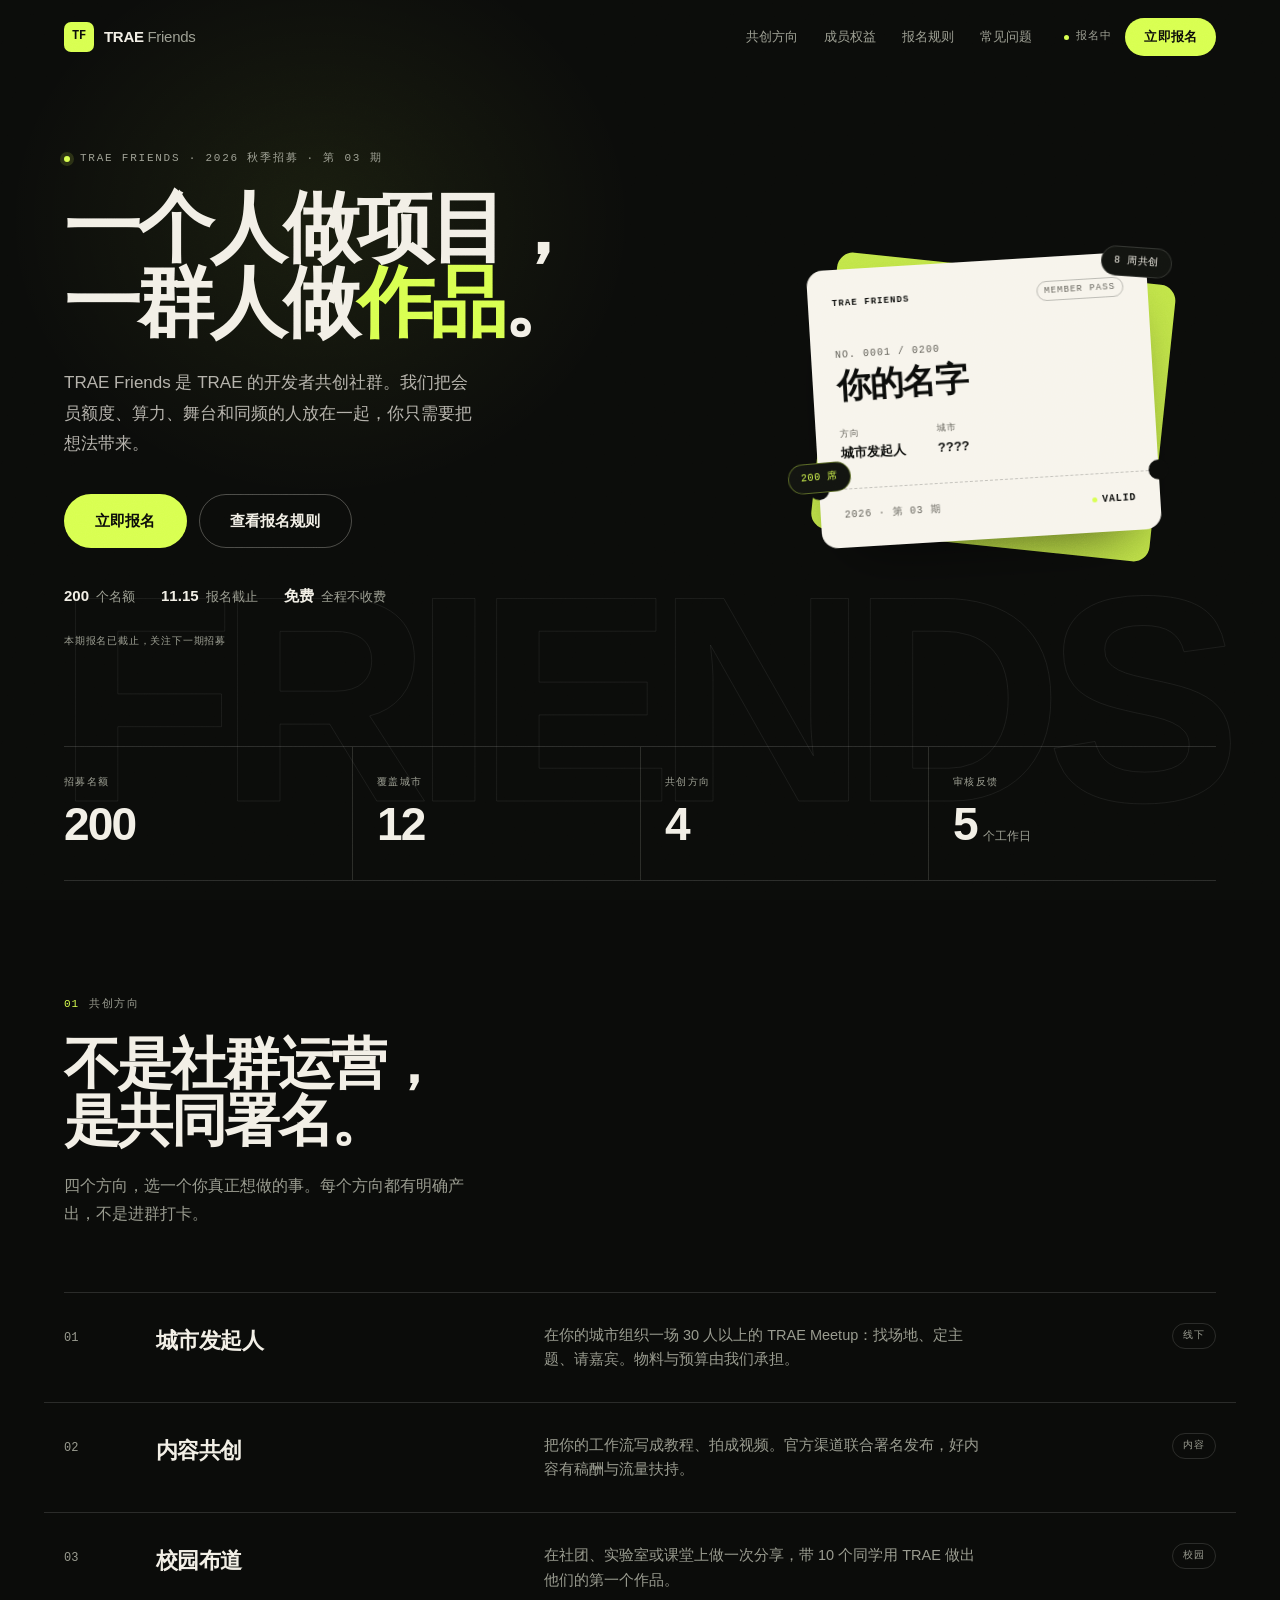
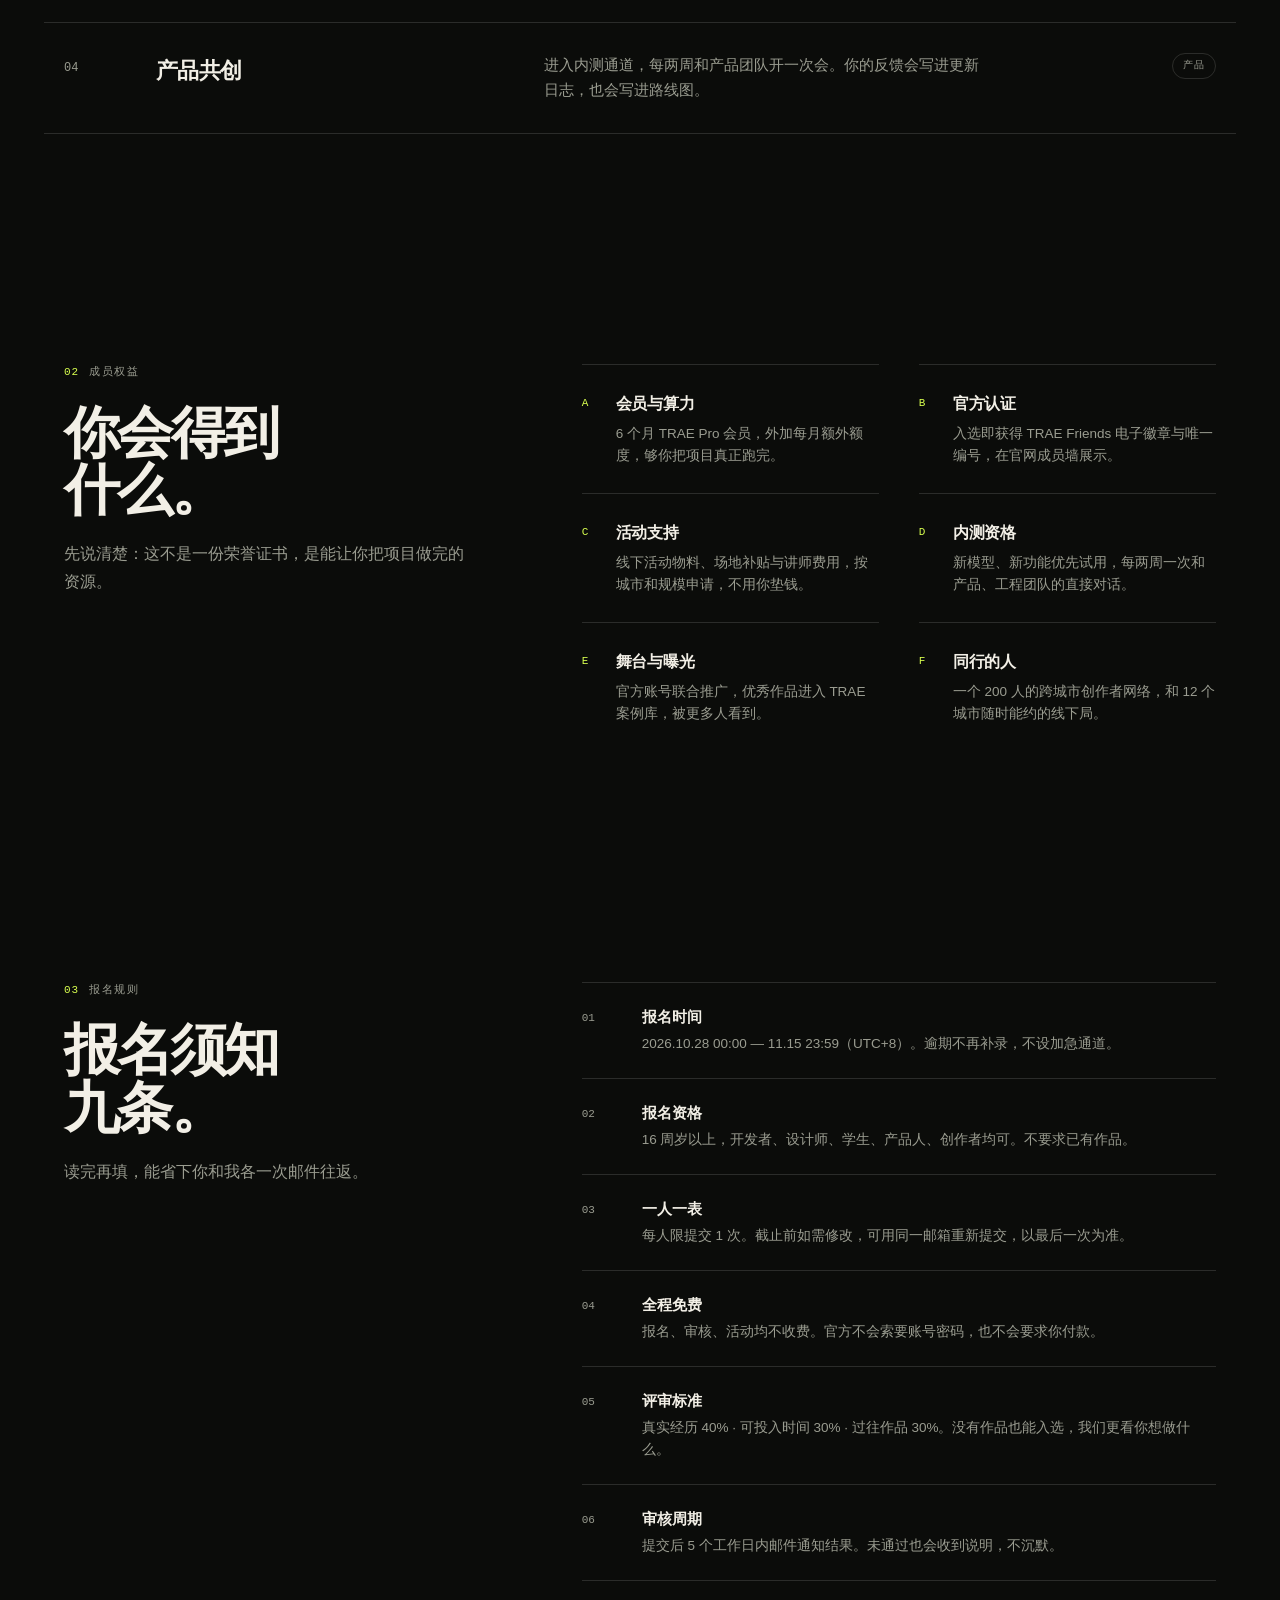
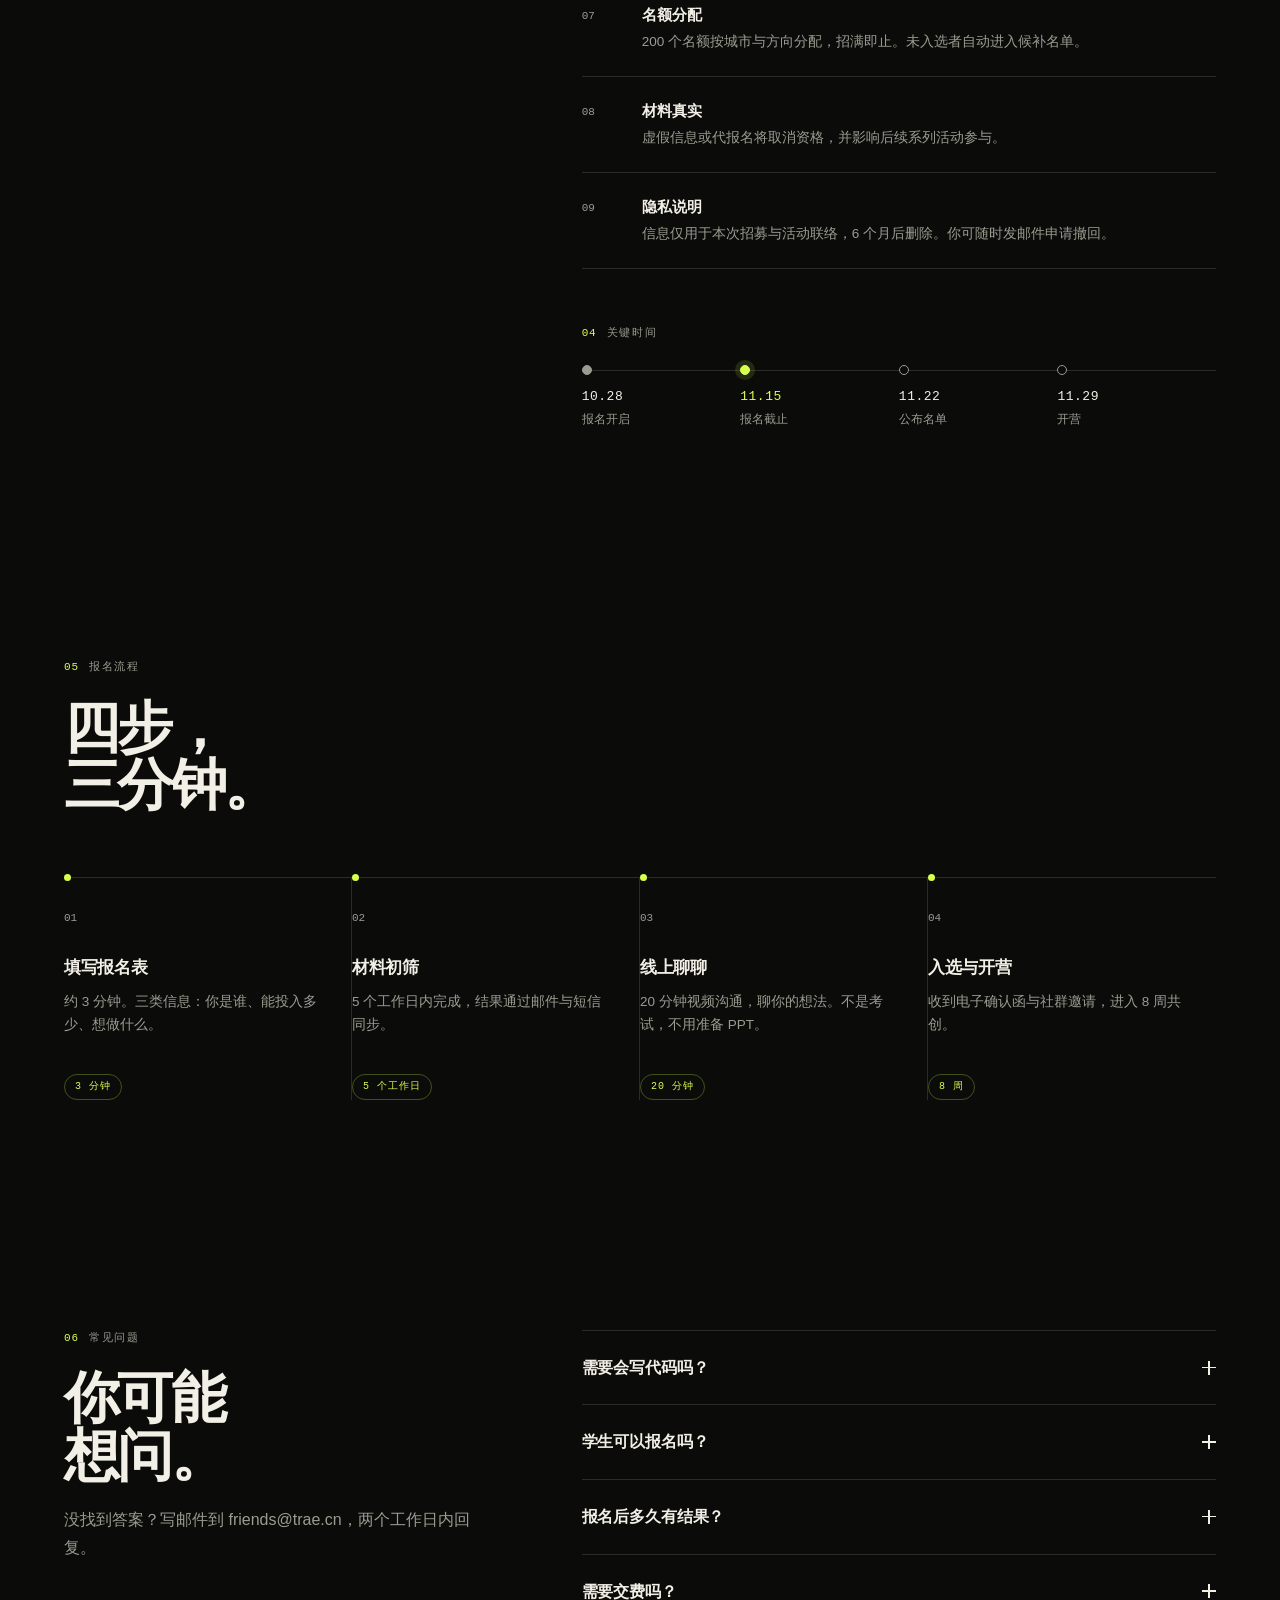
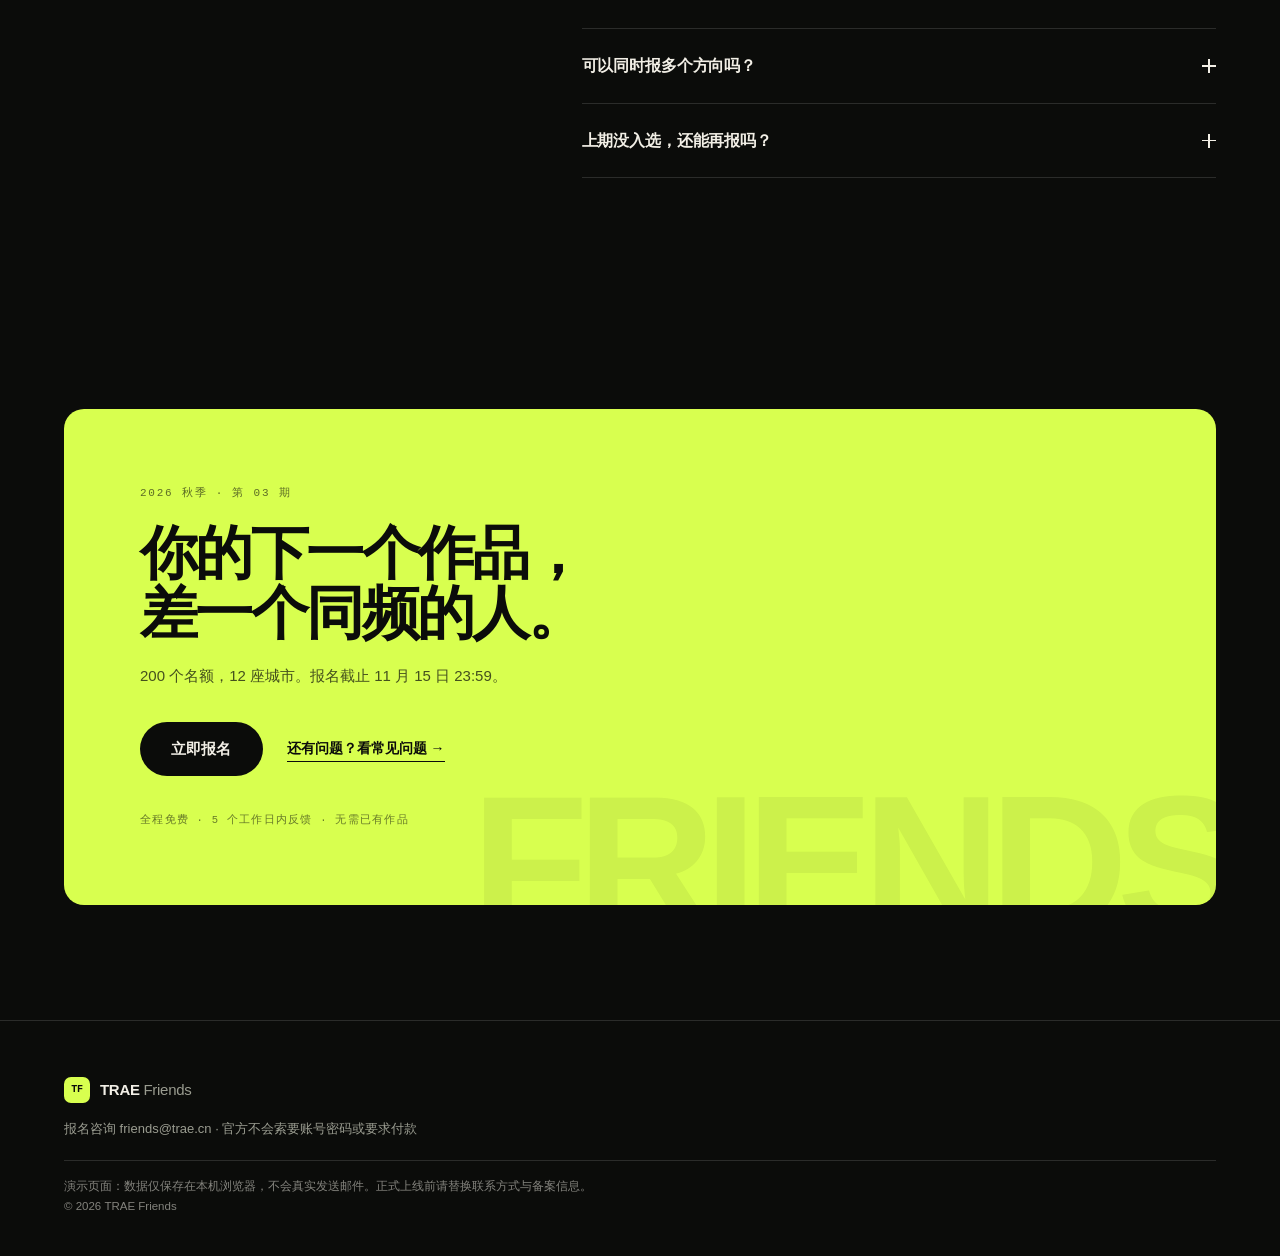
<file: index.html>
<!doctype html>
<html lang="zh-CN">
<head>
<meta charset="utf-8">
<meta name="viewport" content="width=device-width, initial-scale=1">
<title>TRAE Friends · 2026 秋季招募</title>
<meta name="description" content="TRAE Friends 是 TRAE 面向开发者、设计师与校园创作者的共创社群。200 个名额，12 座城市，8 周共创，全程免费。">
<meta name="theme-color" content="#0B0C0A">
<link rel="icon" href="data:image/svg+xml,%3Csvg xmlns='http://www.w3.org/2000/svg' viewBox='0 0 64 64'%3E%3Crect width='64' height='64' rx='14' fill='%23D8FF4F'/%3E%3Ctext x='32' y='43' font-family='monospace' font-size='28' font-weight='bold' text-anchor='middle' fill='%230B0C0A'%3ETF%3C/text%3E%3C/svg%3E">
<link rel="stylesheet" href="styles.css">
<script>document.documentElement.classList.add('js')</script>
</head>
<body id="top">
<a class="skip-link" href="#main">跳到主要内容</a>

<header class="nav" id="nav">
  <div class="container nav-inner">
    <a class="brand" href="#top" aria-label="TRAE Friends 首页">
      <span class="brand-mark" aria-hidden="true">TF</span>
      <span class="brand-text">TRAE <em>Friends</em></span>
    </a>
    <nav class="nav-links" aria-label="主导航">
      <a href="#what">共创方向</a>
      <a href="#benefits">成员权益</a>
      <a href="#rules">报名规则</a>
      <a href="#faq">常见问题</a>
    </nav>
    <div class="nav-actions">
      <span class="live-pill"><i aria-hidden="true"></i>报名中</span>
      <button class="btn btn-primary btn-sm" type="button" data-open-form>立即报名</button>
    </div>
  </div>
</header>

<main id="main">

  <!-- 01 HERO -->
  <section class="hero" aria-labelledby="hero-title">
    <p class="hero-watermark" aria-hidden="true">FRIENDS</p>
    <div class="container hero-inner">
      <div class="hero-copy">
        <p class="eyebrow"><span class="dot"></span>TRAE Friends · 2026 秋季招募 · 第 03 期</p>
        <h1 id="hero-title">一个人做项目，<br>一群人做<span class="hl">作品</span>。</h1>
        <p class="hero-sub">TRAE Friends 是 TRAE 的开发者共创社群。我们把会员额度、算力、舞台和同频的人放在一起，你只需要把想法带来。</p>
        <div class="hero-actions">
          <button class="btn btn-primary btn-lg" type="button" data-open-form>立即报名</button>
          <a class="btn btn-ghost btn-lg" href="#rules">查看报名规则</a>
        </div>
        <ul class="hero-meta">
          <li><strong>200</strong> 个名额</li>
          <li><strong>11.15</strong> 报名截止</li>
          <li><strong>免费</strong> 全程不收费</li>
        </ul>
        <p class="countdown" id="countdown">
          <span class="cd-label">距报名截止</span>
          <strong id="cdDays">--</strong><span>天</span>
          <strong id="cdHours">--</strong><span>时</span>
          <strong id="cdMins">--</strong><span>分</span>
          <strong id="cdSecs">--</strong><span>秒</span>
        </p>
      </div>

      <div class="hero-visual" aria-hidden="true">
        <div class="ticket-stack">
          <div class="ticket-back"></div>
          <div class="ticket">
            <div class="ticket-top">
              <span class="ticket-brand">TRAE FRIENDS</span>
              <span class="ticket-type">MEMBER PASS</span>
            </div>
            <p class="ticket-no">NO. 0001 / 0200</p>
            <p class="ticket-name">你的名字</p>
            <dl class="ticket-rows">
              <div><dt>方向</dt><dd>城市发起人</dd></div>
              <div><dt>城市</dt><dd>????</dd></div>
            </dl>
            <div class="ticket-dash"></div>
            <div class="ticket-foot">
              <span>2026 · 第 03 期</span>
              <span class="ticket-valid">VALID</span>
            </div>
          </div>
          <span class="float-chip chip-a">8 周共创</span>
          <span class="float-chip chip-b">200 席</span>
        </div>
      </div>
    </div>
    <div class="container">
      <dl class="stats" data-reveal>
        <div><dt>招募名额</dt><dd>200</dd></div>
        <div><dt>覆盖城市</dt><dd>12</dd></div>
        <div><dt>共创方向</dt><dd>4</dd></div>
        <div><dt>审核反馈</dt><dd>5<span>个工作日</span></dd></div>
      </dl>
    </div>
  </section>

  <!-- 02 WHAT -->
  <section class="section" id="what" aria-labelledby="what-title">
    <div class="container">
      <div class="section-head" data-reveal>
        <p class="eyebrow"><span class="num">01</span>共创方向</p>
        <h2 id="what-title" class="h2">不是社群运营，<br>是共同署名。</h2>
        <p class="lead">四个方向，选一个你真正想做的事。每个方向都有明确产出，不是进群打卡。</p>
      </div>

      <div class="rows" data-reveal>
        <article class="row-item">
          <span class="row-num">01</span>
          <h3 class="row-title">城市发起人</h3>
          <p class="row-desc">在你的城市组织一场 30 人以上的 TRAE Meetup：找场地、定主题、请嘉宾。物料与预算由我们承担。</p>
          <span class="row-tag">线下</span>
        </article>
        <article class="row-item">
          <span class="row-num">02</span>
          <h3 class="row-title">内容共创</h3>
          <p class="row-desc">把你的工作流写成教程、拍成视频。官方渠道联合署名发布，好内容有稿酬与流量扶持。</p>
          <span class="row-tag">内容</span>
        </article>
        <article class="row-item">
          <span class="row-num">03</span>
          <h3 class="row-title">校园布道</h3>
          <p class="row-desc">在社团、实验室或课堂上做一次分享，带 10 个同学用 TRAE 做出他们的第一个作品。</p>
          <span class="row-tag">校园</span>
        </article>
        <article class="row-item">
          <span class="row-num">04</span>
          <h3 class="row-title">产品共创</h3>
          <p class="row-desc">进入内测通道，每两周和产品团队开一次会。你的反馈会写进更新日志，也会写进路线图。</p>
          <span class="row-tag">产品</span>
        </article>
      </div>
    </div>
  </section>

  <!-- 03 BENEFITS -->
  <section class="section" id="benefits" aria-labelledby="benefits-title">
    <div class="container split">
      <div class="split-side" data-reveal>
        <p class="eyebrow"><span class="num">02</span>成员权益</p>
        <h2 id="benefits-title" class="h2">你会得到<br>什么。</h2>
        <p class="lead">先说清楚：这不是一份荣誉证书，是能让你把项目做完的资源。</p>
      </div>
      <ul class="benefit-list" data-reveal>
        <li><span class="b-num">A</span><div><h3>会员与算力</h3><p>6 个月 TRAE Pro 会员，外加每月额外额度，够你把项目真正跑完。</p></div></li>
        <li><span class="b-num">B</span><div><h3>官方认证</h3><p>入选即获得 TRAE Friends 电子徽章与唯一编号，在官网成员墙展示。</p></div></li>
        <li><span class="b-num">C</span><div><h3>活动支持</h3><p>线下活动物料、场地补贴与讲师费用，按城市和规模申请，不用你垫钱。</p></div></li>
        <li><span class="b-num">D</span><div><h3>内测资格</h3><p>新模型、新功能优先试用，每两周一次和产品、工程团队的直接对话。</p></div></li>
        <li><span class="b-num">E</span><div><h3>舞台与曝光</h3><p>官方账号联合推广，优秀作品进入 TRAE 案例库，被更多人看到。</p></div></li>
        <li><span class="b-num">F</span><div><h3>同行的人</h3><p>一个 200 人的跨城市创作者网络，和 12 个城市随时能约的线下局。</p></div></li>
      </ul>
    </div>
  </section>

  <!-- 04 RULES -->
  <section class="section" id="rules" aria-labelledby="rules-title">
    <div class="container split split-rules">
      <div class="split-side sticky" data-reveal>
        <p class="eyebrow"><span class="num">03</span>报名规则</p>
        <h2 id="rules-title" class="h2">报名须知<br>九条。</h2>
        <p class="lead">读完再填，能省下你和我各一次邮件往返。</p>
      </div>

      <div class="rules-body">
        <ol class="rule-list" data-reveal>
          <li><span class="r-num">01</span><div><h3>报名时间</h3><p>2026.10.28 00:00 — 11.15 23:59（UTC+8）。逾期不再补录，不设加急通道。</p></div></li>
          <li><span class="r-num">02</span><div><h3>报名资格</h3><p>16 周岁以上，开发者、设计师、学生、产品人、创作者均可。不要求已有作品。</p></div></li>
          <li><span class="r-num">03</span><div><h3>一人一表</h3><p>每人限提交 1 次。截止前如需修改，可用同一邮箱重新提交，以最后一次为准。</p></div></li>
          <li><span class="r-num">04</span><div><h3>全程免费</h3><p>报名、审核、活动均不收费。官方不会索要账号密码，也不会要求你付款。</p></div></li>
          <li><span class="r-num">05</span><div><h3>评审标准</h3><p>真实经历 40% · 可投入时间 30% · 过往作品 30%。没有作品也能入选，我们更看你想做什么。</p></div></li>
          <li><span class="r-num">06</span><div><h3>审核周期</h3><p>提交后 5 个工作日内邮件通知结果。未通过也会收到说明，不沉默。</p></div></li>
          <li><span class="r-num">07</span><div><h3>名额分配</h3><p>200 个名额按城市与方向分配，招满即止。未入选者自动进入候补名单。</p></div></li>
          <li><span class="r-num">08</span><div><h3>材料真实</h3><p>虚假信息或代报名将取消资格，并影响后续系列活动参与。</p></div></li>
          <li><span class="r-num">09</span><div><h3>隐私说明</h3><p>信息仅用于本次招募与活动联络，6 个月后删除。你可随时发邮件申请撤回。</p></div></li>
        </ol>

        <div class="timeline" data-reveal>
          <p class="eyebrow"><span class="num">04</span>关键时间</p>
          <ol class="timeline-track">
            <li class="done"><span class="t-date">10.28</span><span class="t-label">报名开启</span></li>
            <li class="now"><span class="t-date">11.15</span><span class="t-label">报名截止</span></li>
            <li><span class="t-date">11.22</span><span class="t-label">公布名单</span></li>
            <li><span class="t-date">11.29</span><span class="t-label">开营</span></li>
          </ol>
        </div>
      </div>
    </div>
  </section>

  <!-- 05 PROCESS -->
  <section class="section" id="process" aria-labelledby="process-title">
    <div class="container">
      <div class="section-head" data-reveal>
        <p class="eyebrow"><span class="num">05</span>报名流程</p>
        <h2 id="process-title" class="h2">四步，<br>三分钟。</h2>
      </div>
      <ol class="process" data-reveal>
        <li><span class="p-num">01</span><h3>填写报名表</h3><p>约 3 分钟。三类信息：你是谁、能投入多少、想做什么。</p><span class="p-time">3 分钟</span></li>
        <li><span class="p-num">02</span><h3>材料初筛</h3><p>5 个工作日内完成，结果通过邮件与短信同步。</p><span class="p-time">5 个工作日</span></li>
        <li><span class="p-num">03</span><h3>线上聊聊</h3><p>20 分钟视频沟通，聊你的想法。不是考试，不用准备 PPT。</p><span class="p-time">20 分钟</span></li>
        <li><span class="p-num">04</span><h3>入选与开营</h3><p>收到电子确认函与社群邀请，进入 8 周共创。</p><span class="p-time">8 周</span></li>
      </ol>
    </div>
  </section>

  <!-- 06 FAQ -->
  <section class="section" id="faq" aria-labelledby="faq-title">
    <div class="container split split-faq">
      <div class="split-side sticky" data-reveal>
        <p class="eyebrow"><span class="num">06</span>常见问题</p>
        <h2 id="faq-title" class="h2">你可能<br>想问。</h2>
        <p class="lead">没找到答案？写邮件到 friends@trae.cn，两个工作日内回复。</p>
      </div>
      <div class="faq-list" data-reveal>
        <div class="faq-item">
          <button class="faq-q" type="button" aria-expanded="false" aria-controls="faq-a1" id="faq-q1">
            <span>需要会写代码吗？</span><i aria-hidden="true"></i>
          </button>
          <div class="faq-a" id="faq-a1" role="region" aria-labelledby="faq-q1" hidden>
            <p>不需要。内容共创、城市发起人、设计方向都欢迎非工程背景。技术布道方向建议有基础动手能力，但我们会提供上手材料。</p>
          </div>
        </div>
        <div class="faq-item">
          <button class="faq-q" type="button" aria-expanded="false" aria-controls="faq-a2" id="faq-q2">
            <span>学生可以报名吗？</span><i aria-hidden="true"></i>
          </button>
          <div class="faq-a" id="faq-a2" role="region" aria-labelledby="faq-q2" hidden>
            <p>可以，16 周岁以上即可。未满 18 周岁的入选者，需要在开营前提交监护人同意书。</p>
          </div>
        </div>
        <div class="faq-item">
          <button class="faq-q" type="button" aria-expanded="false" aria-controls="faq-a3" id="faq-q3">
            <span>报名后多久有结果？</span><i aria-hidden="true"></i>
          </button>
          <div class="faq-a" id="faq-a3" role="region" aria-labelledby="faq-q3" hidden>
            <p>5 个工作日内。截止日前后提交量较大时可能延长至 7 个工作日，我们会通过邮件提前说明。</p>
          </div>
        </div>
        <div class="faq-item">
          <button class="faq-q" type="button" aria-expanded="false" aria-controls="faq-a4" id="faq-q4">
            <span>需要交费吗？</span><i aria-hidden="true"></i>
          </button>
          <div class="faq-a" id="faq-a4" role="region" aria-labelledby="faq-q4" hidden>
            <p>不需要。任何以 TRAE Friends 名义收费、索要账号密码的行为都与官方无关，请直接举报到 friends@trae.cn。</p>
          </div>
        </div>
        <div class="faq-item">
          <button class="faq-q" type="button" aria-expanded="false" aria-controls="faq-a5" id="faq-q5">
            <span>可以同时报多个方向吗？</span><i aria-hidden="true"></i>
          </button>
          <div class="faq-a" id="faq-a5" role="region" aria-labelledby="faq-q5" hidden>
            <p>最多选 2 个。我们会根据你的材料与可投入时间，给出一个建议的主方向，避免精力分散。</p>
          </div>
        </div>
        <div class="faq-item">
          <button class="faq-q" type="button" aria-expanded="false" aria-controls="faq-a6" id="faq-q6">
            <span>上期没入选，还能再报吗？</span><i aria-hidden="true"></i>
          </button>
          <div class="faq-a" id="faq-a6" role="region" aria-labelledby="faq-q6" hidden>
            <p>可以，而且我们鼓励。候补名单成员在同等条件下优先，更新过的作品也会被重新评估。</p>
          </div>
        </div>
      </div>
    </div>
  </section>

  <!-- 07 FINAL CTA -->
  <section class="section" aria-labelledby="cta-title">
    <div class="container">
      <div class="cta-block" data-reveal>
        <p class="eyebrow eyebrow-dark">2026 秋季 · 第 03 期</p>
        <h2 id="cta-title">你的下一个作品，<br>差一个同频的人。</h2>
        <p>200 个名额，12 座城市。报名截止 11 月 15 日 23:59。</p>
        <div class="cta-actions">
          <button class="btn btn-dark btn-lg" type="button" data-open-form>立即报名</button>
          <a class="link-ink" href="#faq">还有问题？看常见问题 <span aria-hidden="true">→</span></a>
        </div>
        <p class="cta-note">全程免费 · 5 个工作日内反馈 · 无需已有作品</p>
      </div>
    </div>
  </section>
</main>

<footer class="footer">
  <div class="container footer-inner">
    <div class="brand brand-foot">
      <span class="brand-mark" aria-hidden="true">TF</span>
      <span class="brand-text">TRAE <em>Friends</em></span>
    </div>
    <p class="footer-note">报名咨询 friends@trae.cn · 官方不会索要账号密码或要求付款</p>
    <p class="footer-demo">演示页面：数据仅保存在本机浏览器，不会真实发送邮件。正式上线前请替换联系方式与备案信息。<br>© 2026 TRAE Friends</p>
  </div>
</footer>

<!-- 移动端固定报名条 -->
<div class="mobile-cta" id="mobileCta" hidden>
  <div><strong>200 席 · 11.15 截止</strong><span>全程免费 · 3 分钟填完</span></div>
  <button class="btn btn-primary" type="button" data-open-form>立即报名</button>
</div>

<!-- 报名弹层 -->
<dialog class="apply-dialog" id="applyDialog" aria-labelledby="dialogTitle">
  <div class="dialog-sheet">
    <header class="dialog-head">
      <div>
        <p class="eyebrow"><span class="dot"></span>TRAE FRIENDS · 2026</p>
        <h2 id="dialogTitle">报名表</h2>
      </div>
      <button class="dialog-close" type="button" id="dialogClose" aria-label="关闭报名表">
        <svg viewBox="0 0 24 24" width="20" height="20" aria-hidden="true"><path d="M6 6l12 12M18 6L6 18" fill="none" stroke="currentColor" stroke-width="1.8" stroke-linecap="round"/></svg>
      </button>
    </header>

    <div class="dialog-body" id="dialogBody">
      <div class="progress-wrap" id="progressWrap">
        <ol class="stepper" id="stepper">
          <li class="is-current" data-step="1"><span>01</span><b>基本信息</b></li>
          <li data-step="2"><span>02</span><b>你的画像</b></li>
          <li data-step="3"><span>03</span><b>说点什么</b></li>
        </ol>
        <div class="progress-bar" aria-hidden="true"><i id="progressBar"></i></div>
      </div>

      <form id="signupForm" novalidate autocomplete="on">
        <!-- STEP 1 -->
        <fieldset class="step" id="step-1" data-step="1">
          <legend class="sr-only">基本信息</legend>
          <p class="step-hint">先让我们知道怎么联系你。结果只会发到你填的邮箱和手机。</p>
          <div class="grid-2">
            <div class="field" data-field="name">
              <label class="label" for="f-name">姓名</label>
              <input class="input" id="f-name" name="name" type="text" placeholder="真名或常用昵称" autocomplete="name" aria-describedby="err-name">
              <p class="err" id="err-name" aria-live="polite"></p>
            </div>
            <div class="field" data-field="city">
              <label class="label" for="f-city">所在城市</label>
              <select class="input select" id="f-city" name="city" aria-describedby="err-city">
                <option value="">请选择</option>
                <option>北京</option><option>上海</option><option>广州</option><option>深圳</option>
                <option>杭州</option><option>成都</option><option>武汉</option><option>南京</option>
                <option>西安</option><option>长沙</option><option>厦门</option><option>其他城市</option>
                <option>海外</option>
              </select>
              <p class="err" id="err-city" aria-live="polite"></p>
            </div>
            <div class="field" data-field="phone">
              <label class="label" for="f-phone">手机号</label>
              <input class="input" id="f-phone" name="phone" type="tel" inputmode="numeric" maxlength="11" placeholder="11 位手机号" autocomplete="tel" aria-describedby="err-phone">
              <p class="err" id="err-phone" aria-live="polite"></p>
            </div>
            <div class="field" data-field="email">
              <label class="label" for="f-email">邮箱</label>
              <input class="input" id="f-email" name="email" type="email" placeholder="name@example.com" autocomplete="email" aria-describedby="err-email">
              <p class="err" id="err-email" aria-live="polite"></p>
            </div>
          </div>
        </fieldset>

        <!-- STEP 2 -->
        <fieldset class="step" id="step-2" data-step="2" hidden>
          <legend class="sr-only">你的画像</legend>
          <p class="step-hint">没有标准答案。写得越具体，我们越容易判断你适合哪个方向。</p>
          <fieldset class="field field-group" data-field="identity">
            <legend class="label">目前身份</legend>
            <div class="chips">
              <label class="chip"><input type="radio" name="identity" value="学生"><span>学生</span></label>
              <label class="chip"><input type="radio" name="identity" value="开发者"><span>开发者</span></label>
              <label class="chip"><input type="radio" name="identity" value="设计师"><span>设计师</span></label>
              <label class="chip"><input type="radio" name="identity" value="产品经理"><span>产品经理</span></label>
              <label class="chip"><input type="radio" name="identity" value="创业者"><span>创业者</span></label>
              <label class="chip"><input type="radio" name="identity" value="自由职业"><span>自由职业</span></label>
            </div>
            <p class="err" id="err-identity" aria-live="polite"></p>
          </fieldset>

          <div class="field" data-field="track">
            <label class="label" for="f-track">主要方向或技术栈</label>
            <input class="input" id="f-track" name="track" type="text" placeholder="例如：前端 / AI 应用 / 品牌设计" aria-describedby="err-track">
            <p class="err" id="err-track" aria-live="polite"></p>
          </div>

          <fieldset class="field field-group" data-field="hours">
            <legend class="label">每周可投入时间</legend>
            <div class="segment">
              <label><input type="radio" name="hours" value="5 小时以内"><span>5 小时以内</span></label>
              <label><input type="radio" name="hours" value="5–10 小时"><span>5–10 小时</span></label>
              <label><input type="radio" name="hours" value="10 小时以上"><span>10 小时以上</span></label>
            </div>
            <p class="hint">按实际情况选。我们更在意你能不能稳定出现，而不是数字好看。</p>
            <p class="err" id="err-hours" aria-live="polite"></p>
          </fieldset>

          <fieldset class="field field-group" data-field="direction">
            <legend class="label">想报名的方向 <span class="label-sub">最多选 2 个</span></legend>
            <div class="chips">
              <label class="chip"><input type="checkbox" name="direction" value="城市发起人"><span>城市发起人</span></label>
              <label class="chip"><input type="checkbox" name="direction" value="内容共创"><span>内容共创</span></label>
              <label class="chip"><input type="checkbox" name="direction" value="校园布道"><span>校园布道</span></label>
              <label class="chip"><input type="checkbox" name="direction" value="产品共创"><span>产品共创</span></label>
            </div>
            <p class="hint" id="directionHint">不确定就选你最想做的那个，剩下的交给我们判断。</p>
            <p class="err" id="err-direction" aria-live="polite"></p>
          </fieldset>

          <div class="field" data-field="portfolio">
            <label class="label" for="f-portfolio">作品链接 <span class="label-sub">选填</span></label>
            <input class="input" id="f-portfolio" name="portfolio" type="text" placeholder="GitHub / 个人主页 / 小红书 / 作品集，填一个即可" aria-describedby="err-portfolio">
            <p class="err" id="err-portfolio" aria-live="polite"></p>
          </div>
        </fieldset>

        <!-- STEP 3 -->
        <fieldset class="step" id="step-3" data-step="3" hidden>
          <legend class="sr-only">说点什么</legend>
          <p class="step-hint">这是全表最重要的两段话。别写套话，写你真正想做的。</p>

          <div class="field" data-field="intro">
            <label class="label" for="f-intro">一句话介绍自己</label>
            <textarea class="input textarea" id="f-intro" name="intro" rows="3" maxlength="160" placeholder="例如：大二在读，用 TRAE 做过一个校园二手书小程序，想找一群人把它做完。" aria-describedby="err-intro counter-intro"></textarea>
            <div class="field-foot">
              <p class="err" id="err-intro" aria-live="polite"></p>
              <span class="counter" id="counter-intro">0 / 160</span>
            </div>
          </div>

          <div class="field" data-field="goal">
            <label class="label" for="f-goal">你想通过 TRAE Friends 得到什么</label>
            <textarea class="input textarea" id="f-goal" name="goal" rows="3" maxlength="200" placeholder="例如：想办一场 50 人的线下局，需要场地预算和讲嘉宾；也想认识做 AI 应用的人。" aria-describedby="err-goal counter-goal"></textarea>
            <div class="field-foot">
              <p class="err" id="err-goal" aria-live="polite"></p>
              <span class="counter" id="counter-goal">0 / 200</span>
            </div>
          </div>

          <div class="consent">
            <label class="check">
              <input type="checkbox" id="f-agree" name="agree">
              <span>我已阅读并同意<a href="#rules" data-close-to-rules>《报名须知》</a>与隐私说明，确认所填信息真实有效。</span>
            </label>
            <p class="err" id="err-agree" aria-live="polite"></p>
            <label class="check check-muted">
              <input type="checkbox" id="f-news" name="news" checked>
              <span>愿意接收 TRAE Friends 后续活动通知（可随时退订）</span>
            </label>
          </div>
        </fieldset>

        <div class="form-nav">
          <p class="form-meta"><span id="formMeta">第 1 步，共 3 步</span> · 约 3 分钟 · 信息仅用于本次活动</p>
          <div class="form-btns">
            <button class="btn btn-ghost" type="button" id="prevBtn" hidden>上一步</button>
            <button class="btn btn-primary" type="button" id="nextBtn">下一步</button>
            <button class="btn btn-primary" type="submit" id="submitBtn" hidden>
              <span class="btn-label">提交报名</span>
              <span class="spinner" aria-hidden="true"></span>
            </button>
          </div>
        </div>
        <p class="err form-err" id="formErr" aria-live="polite"></p>
      </form>

      <!-- SUCCESS -->
      <section class="success" id="success" hidden aria-live="polite">
        <div class="success-badge" aria-hidden="true">
          <svg viewBox="0 0 24 24" width="26" height="26"><path d="M5 13l4 4L19 7" fill="none" stroke="currentColor" stroke-width="2.2" stroke-linecap="round" stroke-linejoin="round"/></svg>
        </div>
        <p class="eyebrow">提交成功</p>
        <h3 tabindex="-1">收到你的报名了。</h3>
        <p class="success-lead">确认邮件已发往 <strong id="successEmail">—</strong>。我们会在 5 个工作日内完成审核，结果同时发到邮箱和手机。</p>
        <div class="ticket-mini">
          <div><span>报名编号</span><strong id="successId">TF26-00000</strong></div>
          <button class="btn btn-ghost btn-sm" type="button" id="copyId">复制编号</button>
        </div>
        <ol class="next-steps">
          <li><span class="ns-time">今天</span><span class="ns-text">材料进入初筛队列</span></li>
          <li><span class="ns-time">5 个工作日内</span><span class="ns-text">邮件通知初审结果</span></li>
          <li><span class="ns-time">11.22</span><span class="ns-text">公布入选名单与开营邀请</span></li>
        </ol>
        <div class="success-actions">
          <button class="btn btn-primary" type="button" id="successClose">知道了</button>
          <a class="link-ink" href="#rules" id="successRules">查看报名规则 <span aria-hidden="true">→</span></a>
        </div>
        <p class="demo-note">演示环境：本页不会真正发送邮件，数据仅保存在当前浏览器。</p>
      </section>
    </div>
  </div>
</dialog>

<script src="app.js" defer></script>
</body>
</html>
</file>
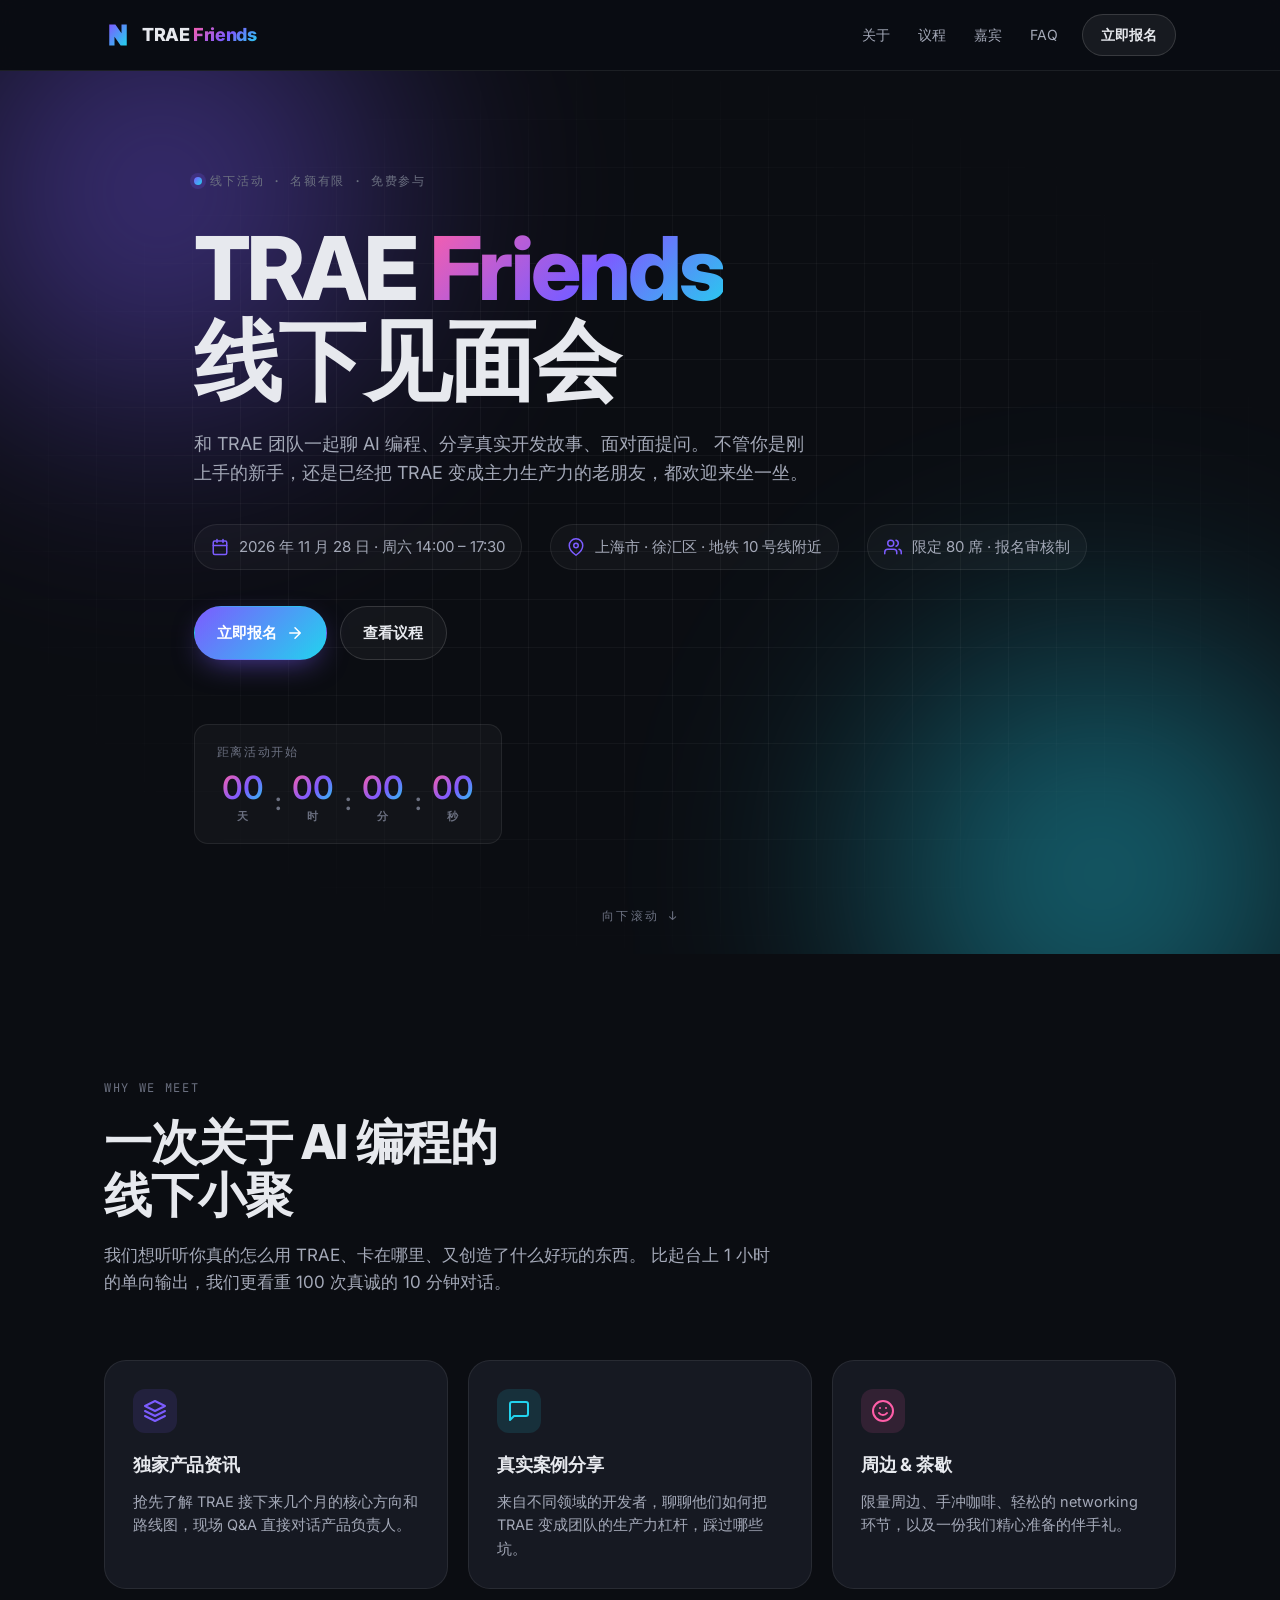
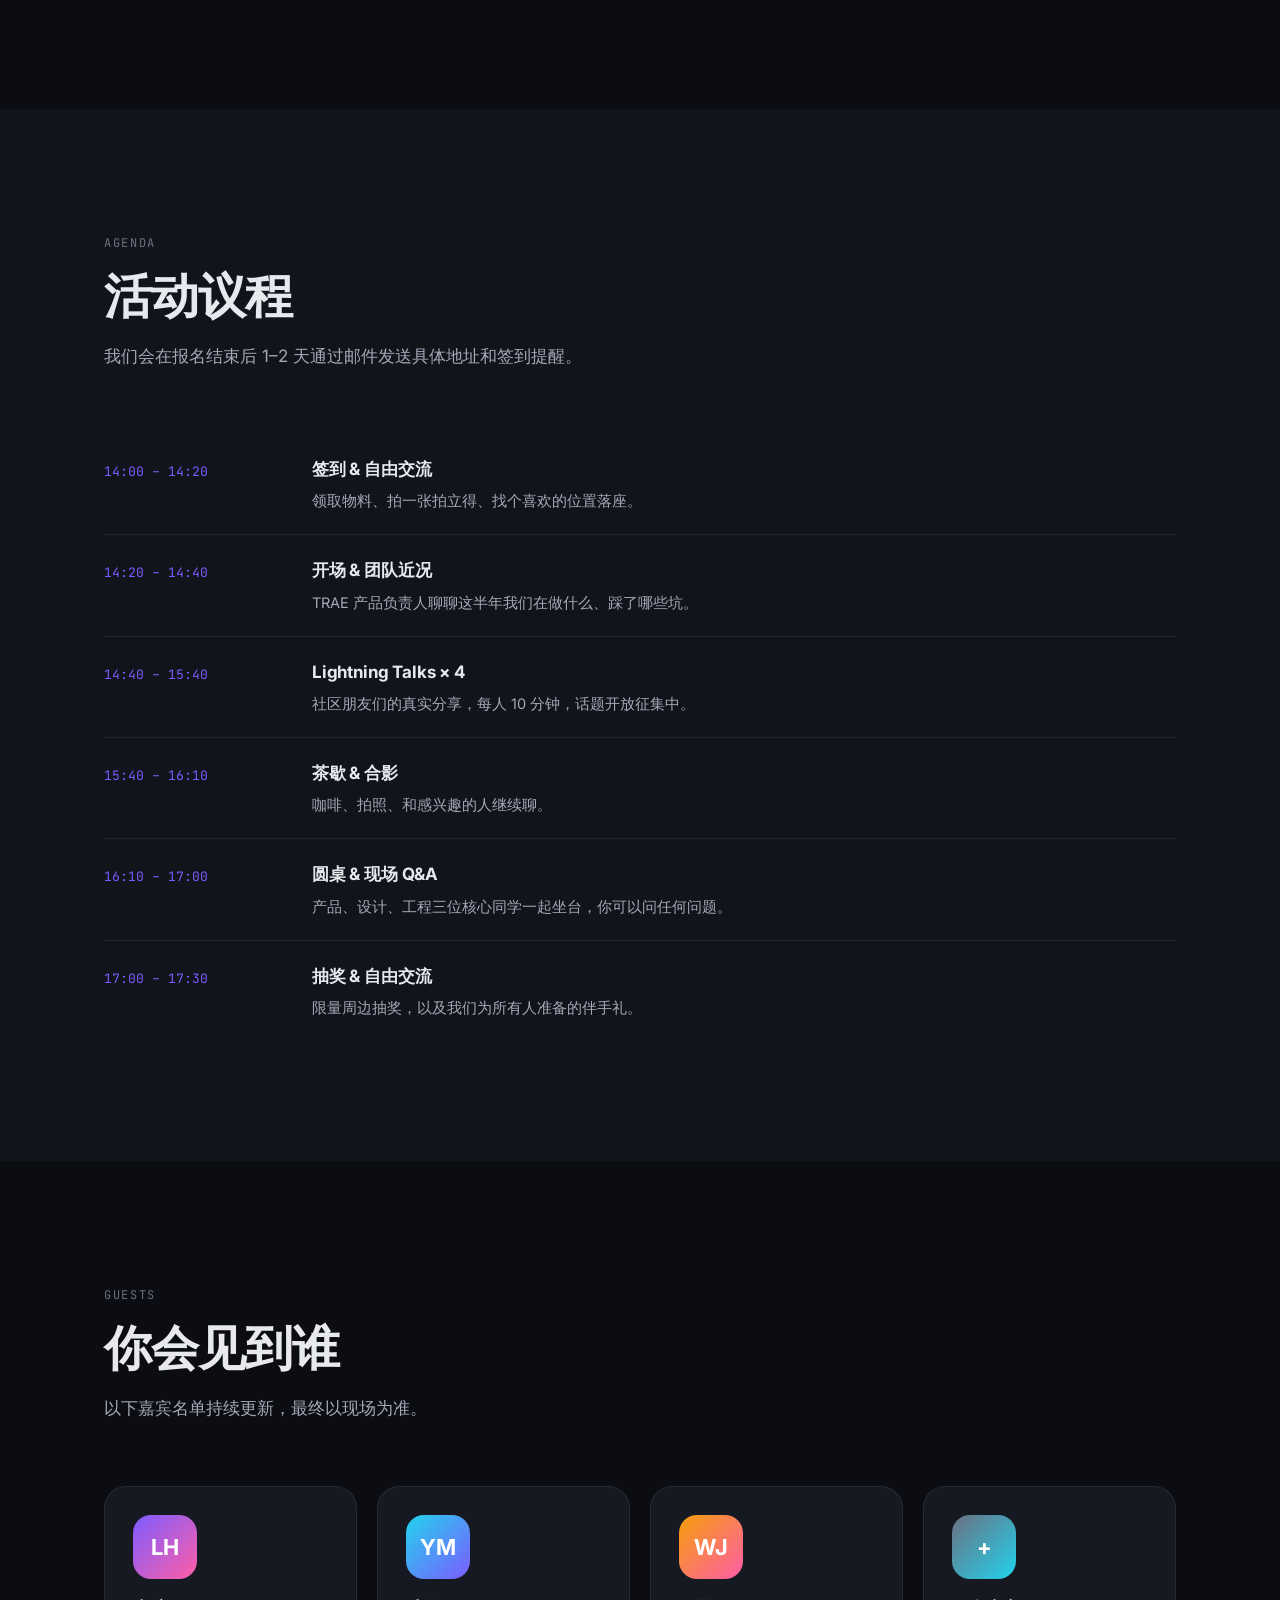
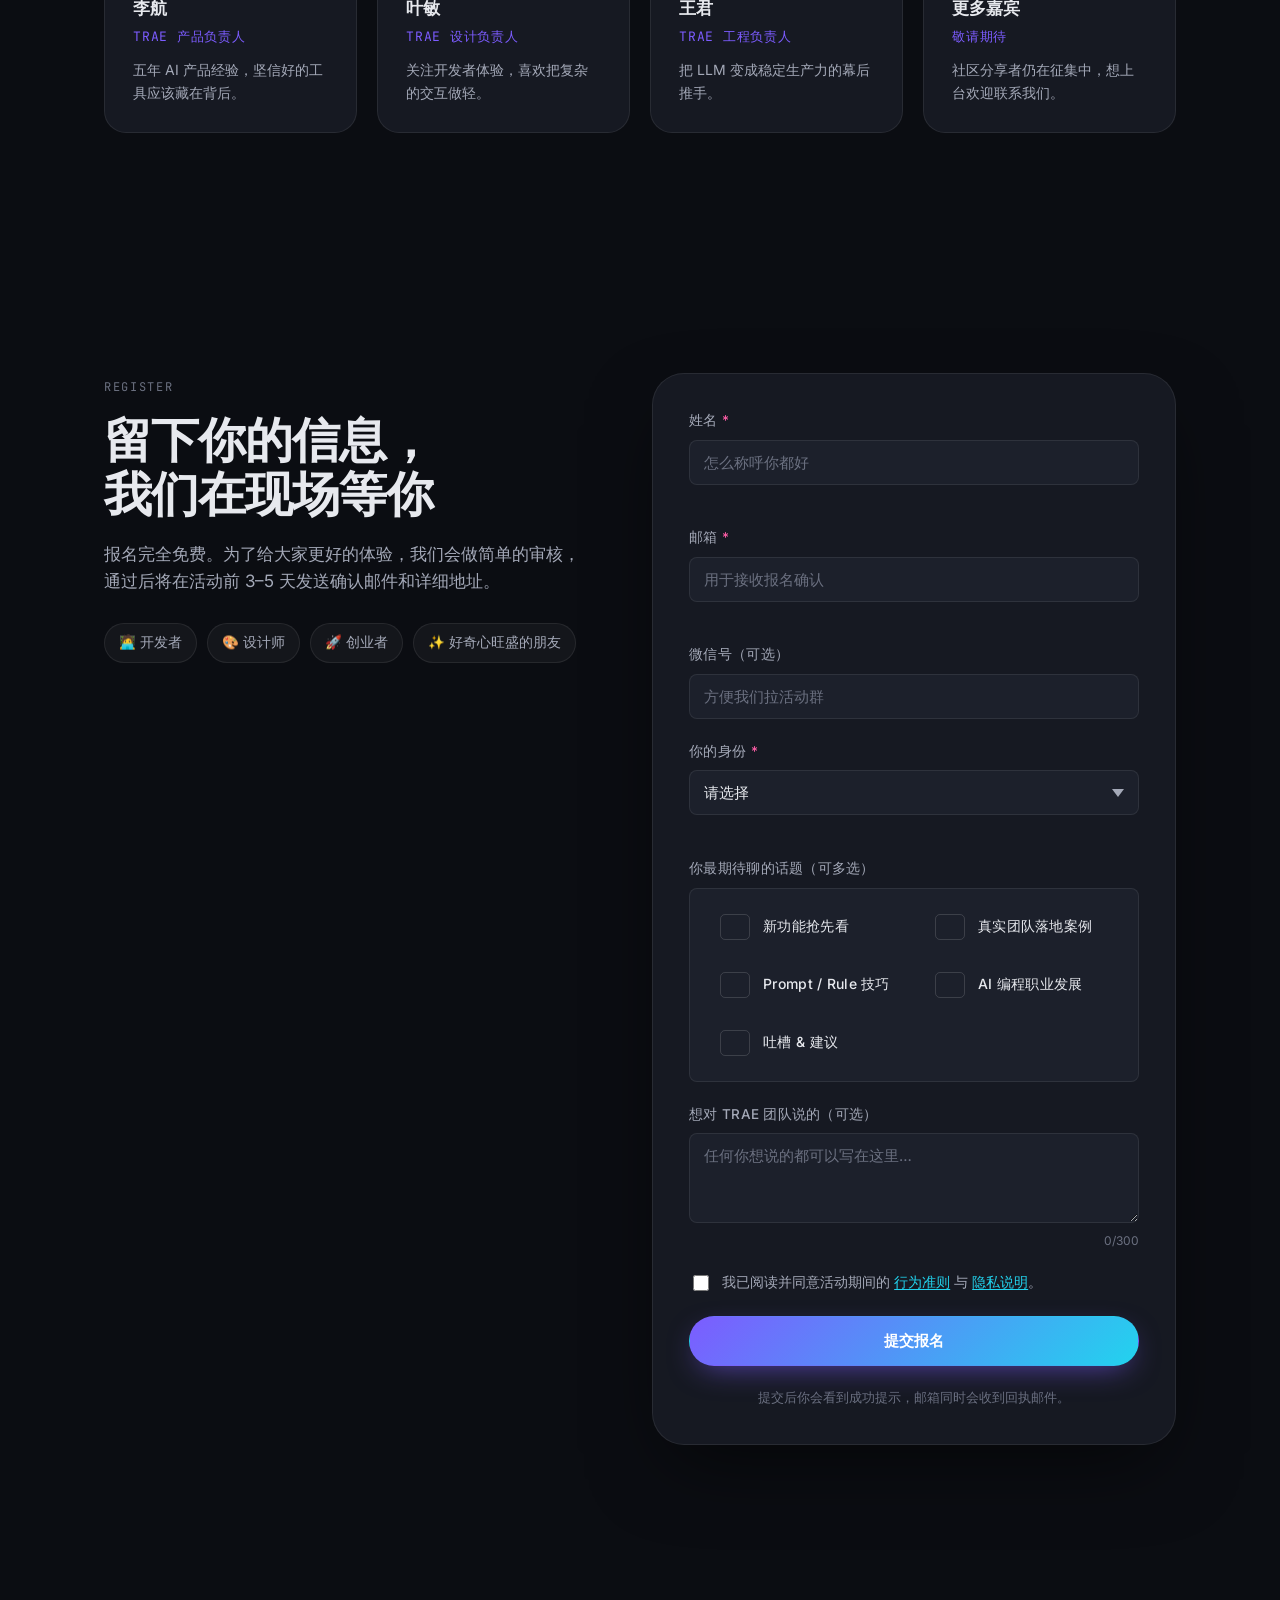
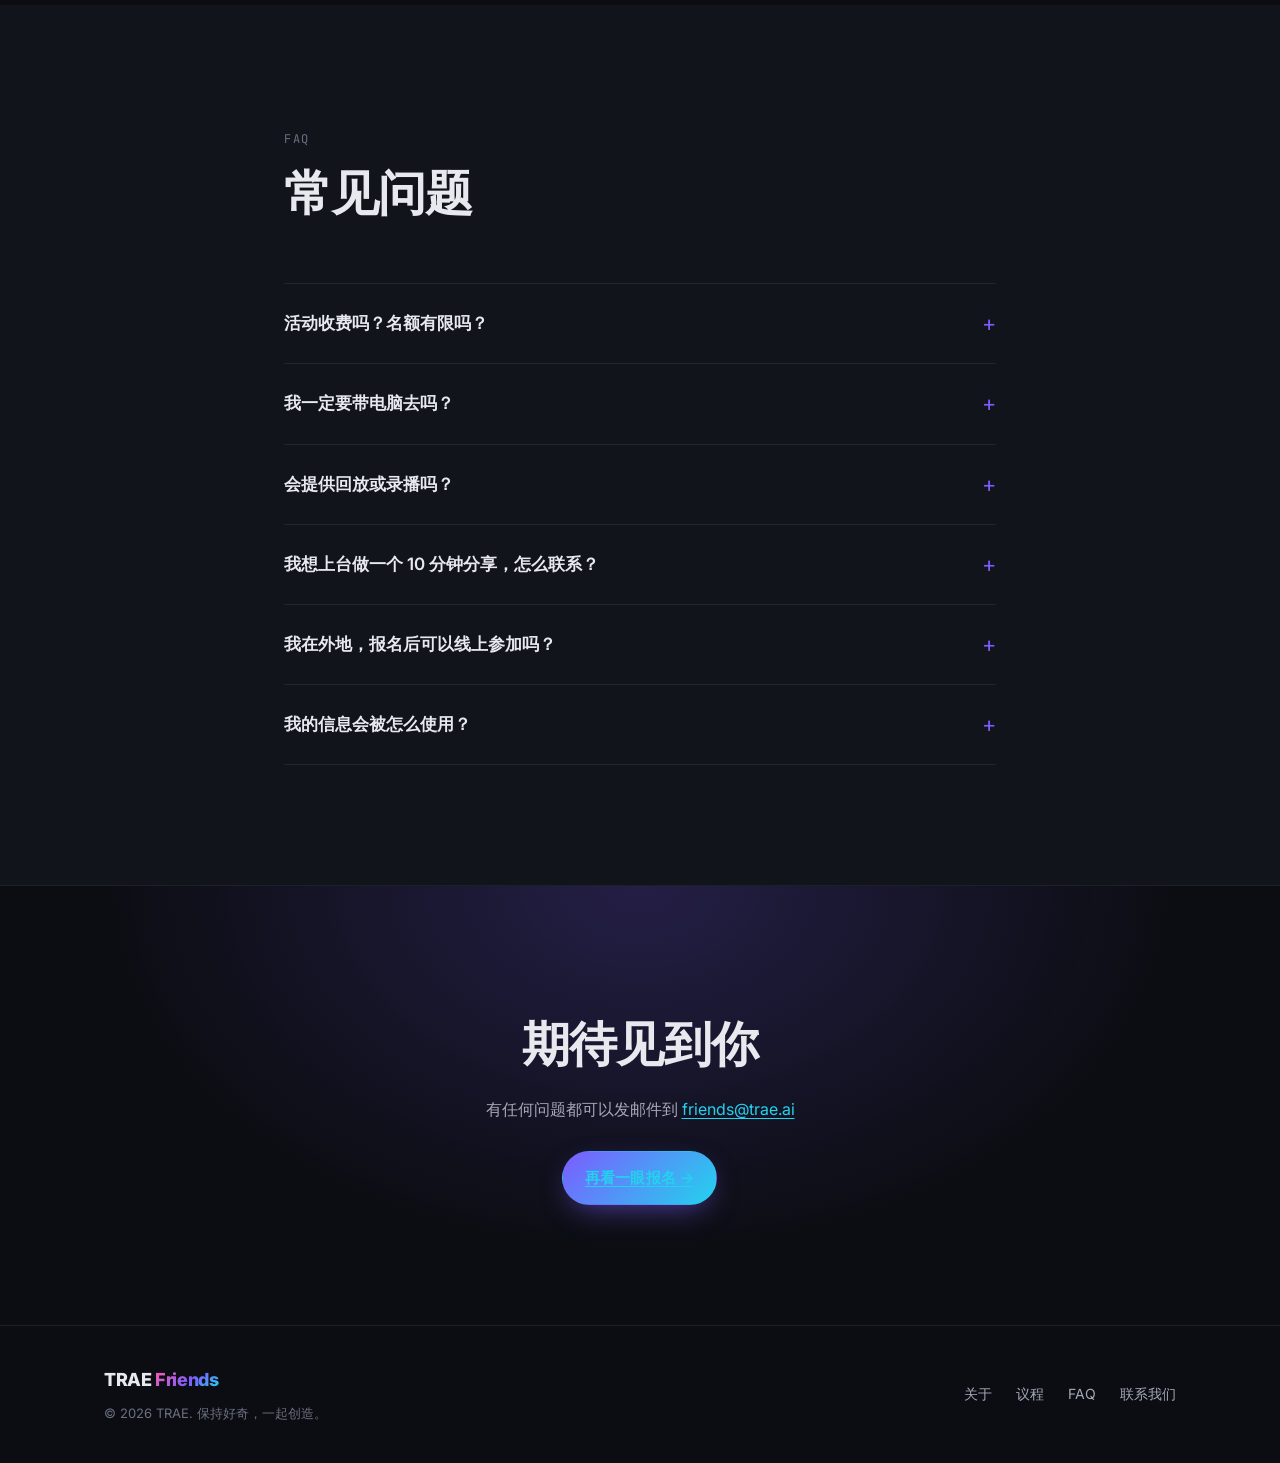
<file: trae-friends/index.html>
<!DOCTYPE html>
<html lang="zh-CN">
<head>
  <meta charset="UTF-8" />
  <meta name="viewport" content="width=device-width, initial-scale=1.0" />
  <title>TRAE Friends 见面会 · 报名中</title>
  <meta name="description" content="与 TRAE 团队、社区伙伴和同样热爱 AI 编程的朋友们线下相聚。分享、碰撞、一起创造。" />
  <link rel="preconnect" href="https://fonts.googleapis.com" />
  <link rel="preconnect" href="https://fonts.gstatic.com" crossorigin />
  <link href="https://fonts.googleapis.com/css2?family=Inter:wght@400;500;600;700;800&family=JetBrains+Mono:wght@400;500;600&display=swap" rel="stylesheet" />
  <link rel="stylesheet" href="./styles.css" />
</head>
<body>

  <!-- ============ NAV ============ -->
  <header class="nav">
    <div class="nav-inner">
      <a class="brand" href="#top" aria-label="TRAE Friends 首页">
        <span class="brand-mark" aria-hidden="true">
          <svg viewBox="0 0 32 32" width="28" height="28">
            <defs>
              <linearGradient id="g-brand" x1="0" y1="0" x2="1" y2="1">
                <stop offset="0%" stop-color="#7C5CFF"/>
                <stop offset="100%" stop-color="#22D3EE"/>
              </linearGradient>
            </defs>
            <path fill="url(#g-brand)" d="M6 4h7l7 10V4h6v24h-7l-7-10v10H6z"/>
          </svg>
        </span>
        <span class="brand-text">TRAE <em>Friends</em></span>
      </a>
      <nav class="nav-links" aria-label="主导航">
        <a href="#about">关于</a>
        <a href="#agenda">议程</a>
        <a href="#guests">嘉宾</a>
        <a href="#faq">FAQ</a>
      </nav>
      <a class="nav-cta" href="#register">立即报名</a>
    </div>
  </header>

  <!-- ============ HERO ============ -->
  <section class="hero" id="top">
    <div class="hero-bg" aria-hidden="true">
      <div class="blob blob-a"></div>
      <div class="blob blob-b"></div>
      <div class="grid-overlay"></div>
    </div>

    <div class="hero-inner">
      <div class="eyebrow">
        <span class="dot"></span> 线下活动 · 名额有限 · 免费参与
      </div>

      <h1 class="hero-title">
        TRAE <span class="grad">Friends</span><br/>
        线下见面会
      </h1>

      <p class="hero-desc">
        和 TRAE 团队一起聊 AI 编程、分享真实开发故事、面对面提问。
        不管你是刚上手的新手，还是已经把 TRAE 变成主力生产力的老朋友，都欢迎来坐一坐。
      </p>

      <div class="hero-meta">
        <div class="meta-item">
          <svg viewBox="0 0 24 24" width="18" height="18" fill="none" stroke="currentColor" stroke-width="2" stroke-linecap="round" stroke-linejoin="round"><rect x="3" y="4" width="18" height="18" rx="2"/><path d="M16 2v4M8 2v4M3 10h18"/></svg>
          <span>2026 年 11 月 28 日 · 周六 14:00 – 17:30</span>
        </div>
        <div class="meta-item">
          <svg viewBox="0 0 24 24" width="18" height="18" fill="none" stroke="currentColor" stroke-width="2" stroke-linecap="round" stroke-linejoin="round"><path d="M21 10c0 7-9 13-9 13s-9-6-9-13a9 9 0 1 1 18 0z"/><circle cx="12" cy="10" r="3"/></svg>
          <span>上海市 · 徐汇区 · 地铁 10 号线附近</span>
        </div>
        <div class="meta-item">
          <svg viewBox="0 0 24 24" width="18" height="18" fill="none" stroke="currentColor" stroke-width="2" stroke-linecap="round" stroke-linejoin="round"><path d="M17 21v-2a4 4 0 0 0-4-4H5a4 4 0 0 0-4 4v2"/><circle cx="9" cy="7" r="4"/><path d="M23 21v-2a4 4 0 0 0-3-3.87"/><path d="M16 3.13a4 4 0 0 1 0 7.75"/></svg>
          <span>限定 80 席 · 报名审核制</span>
        </div>
      </div>

      <div class="hero-actions">
        <a class="btn btn-primary" href="#register">
          立即报名
          <svg viewBox="0 0 24 24" width="18" height="18" fill="none" stroke="currentColor" stroke-width="2" stroke-linecap="round" stroke-linejoin="round"><path d="M5 12h14M12 5l7 7-7 7"/></svg>
        </a>
        <a class="btn btn-ghost" href="#agenda">查看议程</a>
      </div>

      <div class="counter" aria-label="距离活动开始">
        <div class="counter-label">距离活动开始</div>
        <div class="counter-box">
          <div class="unit"><span id="cd-d">--</span><small>天</small></div>
          <div class="sep">:</div>
          <div class="unit"><span id="cd-h">--</span><small>时</small></div>
          <div class="sep">:</div>
          <div class="unit"><span id="cd-m">--</span><small>分</small></div>
          <div class="sep">:</div>
          <div class="unit"><span id="cd-s">--</span><small>秒</small></div>
        </div>
      </div>
    </div>

    <div class="scroll-hint" aria-hidden="true">向下滚动 ↓</div>
  </section>

  <!-- ============ ABOUT ============ -->
  <section class="section" id="about">
    <div class="container">
      <div class="section-head">
        <div class="eyebrow">Why we meet</div>
        <h2 class="section-title">一次关于 AI 编程的<br/>线下小聚</h2>
        <p class="section-sub">
          我们想听听你真的怎么用 TRAE、卡在哪里、又创造了什么好玩的东西。
          比起台上 1 小时的单向输出，我们更看重 100 次真诚的 10 分钟对话。
        </p>
      </div>

      <div class="cards-3">
        <article class="card">
          <div class="card-ico ico-1">
            <svg viewBox="0 0 24 24" width="24" height="24" fill="none" stroke="currentColor" stroke-width="2" stroke-linecap="round" stroke-linejoin="round"><path d="M12 2L2 7l10 5 10-5-10-5z"/><path d="M2 17l10 5 10-5"/><path d="M2 12l10 5 10-5"/></svg>
          </div>
          <h3>独家产品资讯</h3>
          <p>抢先了解 TRAE 接下来几个月的核心方向和路线图，现场 Q&amp;A 直接对话产品负责人。</p>
        </article>
        <article class="card">
          <div class="card-ico ico-2">
            <svg viewBox="0 0 24 24" width="24" height="24" fill="none" stroke="currentColor" stroke-width="2" stroke-linecap="round" stroke-linejoin="round"><path d="M21 15a2 2 0 0 1-2 2H7l-4 4V5a2 2 0 0 1 2-2h14a2 2 0 0 1 2 2z"/></svg>
          </div>
          <h3>真实案例分享</h3>
          <p>来自不同领域的开发者，聊聊他们如何把 TRAE 变成团队的生产力杠杆，踩过哪些坑。</p>
        </article>
        <article class="card">
          <div class="card-ico ico-3">
            <svg viewBox="0 0 24 24" width="24" height="24" fill="none" stroke="currentColor" stroke-width="2" stroke-linecap="round" stroke-linejoin="round"><circle cx="12" cy="12" r="10"/><path d="M8 14s1.5 2 4 2 4-2 4-2M9 9h.01M15 9h.01"/></svg>
          </div>
          <h3>周边 &amp; 茶歇</h3>
          <p>限量周边、手冲咖啡、轻松的 networking 环节，以及一份我们精心准备的伴手礼。</p>
        </article>
      </div>
    </div>
  </section>

  <!-- ============ AGENDA ============ -->
  <section class="section section-alt" id="agenda">
    <div class="container">
      <div class="section-head">
        <div class="eyebrow">Agenda</div>
        <h2 class="section-title">活动议程</h2>
        <p class="section-sub">我们会在报名结束后 1–2 天通过邮件发送具体地址和签到提醒。</p>
      </div>

      <ol class="timeline">
        <li>
          <div class="tl-time">14:00 – 14:20</div>
          <div class="tl-body">
            <h4>签到 &amp; 自由交流</h4>
            <p>领取物料、拍一张拍立得、找个喜欢的位置落座。</p>
          </div>
        </li>
        <li>
          <div class="tl-time">14:20 – 14:40</div>
          <div class="tl-body">
            <h4>开场 &amp; 团队近况</h4>
            <p>TRAE 产品负责人聊聊这半年我们在做什么、踩了哪些坑。</p>
          </div>
        </li>
        <li>
          <div class="tl-time">14:40 – 15:40</div>
          <div class="tl-body">
            <h4>Lightning Talks × 4</h4>
            <p>社区朋友们的真实分享，每人 10 分钟，话题开放征集中。</p>
          </div>
        </li>
        <li>
          <div class="tl-time">15:40 – 16:10</div>
          <div class="tl-body">
            <h4>茶歇 &amp; 合影</h4>
            <p>咖啡、拍照、和感兴趣的人继续聊。</p>
          </div>
        </li>
        <li>
          <div class="tl-time">16:10 – 17:00</div>
          <div class="tl-body">
            <h4>圆桌 &amp; 现场 Q&amp;A</h4>
            <p>产品、设计、工程三位核心同学一起坐台，你可以问任何问题。</p>
          </div>
        </li>
        <li>
          <div class="tl-time">17:00 – 17:30</div>
          <div class="tl-body">
            <h4>抽奖 &amp; 自由交流</h4>
            <p>限量周边抽奖，以及我们为所有人准备的伴手礼。</p>
          </div>
        </li>
      </ol>
    </div>
  </section>

  <!-- ============ GUESTS ============ -->
  <section class="section" id="guests">
    <div class="container">
      <div class="section-head">
        <div class="eyebrow">Guests</div>
        <h2 class="section-title">你会见到谁</h2>
        <p class="section-sub">以下嘉宾名单持续更新，最终以现场为准。</p>
      </div>

      <div class="cards-4">
        <article class="guest">
          <div class="avatar g-1">LH</div>
          <h4>李航</h4>
          <p class="role">TRAE 产品负责人</p>
          <p class="desc">五年 AI 产品经验，坚信好的工具应该藏在背后。</p>
        </article>
        <article class="guest">
          <div class="avatar g-2">YM</div>
          <h4>叶敏</h4>
          <p class="role">TRAE 设计负责人</p>
          <p class="desc">关注开发者体验，喜欢把复杂的交互做轻。</p>
        </article>
        <article class="guest">
          <div class="avatar g-3">WJ</div>
          <h4>王君</h4>
          <p class="role">TRAE 工程负责人</p>
          <p class="desc">把 LLM 变成稳定生产力的幕后推手。</p>
        </article>
        <article class="guest guest-soon">
          <div class="avatar g-4">+</div>
          <h4>更多嘉宾</h4>
          <p class="role">敬请期待</p>
          <p class="desc">社区分享者仍在征集中，想上台欢迎联系我们。</p>
        </article>
      </div>
    </div>
  </section>

  <!-- ============ REGISTER ============ -->
  <section class="section section-form" id="register">
    <div class="container form-wrap">
      <div class="form-intro">
        <div class="eyebrow">Register</div>
        <h2 class="section-title">留下你的信息，<br/>我们在现场等你</h2>
        <p class="section-sub">
          报名完全免费。为了给大家更好的体验，我们会做简单的审核，
          通过后将在活动前 3–5 天发送确认邮件和详细地址。
        </p>
        <ul class="chips">
          <li>🧑‍💻 开发者</li>
          <li>🎨 设计师</li>
          <li>🚀 创业者</li>
          <li>✨ 好奇心旺盛的朋友</li>
        </ul>
      </div>

      <form class="form" id="rsvp" novalidate>
        <div class="field">
          <label for="name">姓名 <span class="req">*</span></label>
          <input id="name" name="name" type="text" placeholder="怎么称呼你都好" required maxlength="30" autocomplete="name" />
          <small class="err" data-for="name"></small>
        </div>

        <div class="field">
          <label for="email">邮箱 <span class="req">*</span></label>
          <input id="email" name="email" type="email" placeholder="用于接收报名确认" required autocomplete="email" />
          <small class="err" data-for="email"></small>
        </div>

        <div class="field">
          <label for="wechat">微信号（可选）</label>
          <input id="wechat" name="wechat" type="text" placeholder="方便我们拉活动群" autocomplete="nickname" />
        </div>

        <div class="field">
          <label for="role">你的身份 <span class="req">*</span></label>
          <select id="role" name="role" required>
            <option value="">请选择</option>
            <option>前端 / 客户端开发者</option>
            <option>后端 / 全栈开发者</option>
            <option>设计师 / 产品经理</option>
            <option>学生 / 研究者</option>
            <option>创业者 / 独立开发者</option>
            <option>其他</option>
          </select>
          <small class="err" data-for="role"></small>
        </div>

        <div class="field">
          <label>你最期待聊的话题（可多选）</label>
          <div class="checks">
            <label><input type="checkbox" name="topics" value="新功能抢先看" /> 新功能抢先看</label>
            <label><input type="checkbox" name="topics" value="真实团队落地案例" /> 真实团队落地案例</label>
            <label><input type="checkbox" name="topics" value="Prompt / Rule 技巧" /> Prompt / Rule 技巧</label>
            <label><input type="checkbox" name="topics" value="AI 编程职业发展" /> AI 编程职业发展</label>
            <label><input type="checkbox" name="topics" value="吐槽 &amp; 建议" /> 吐槽 &amp; 建议</label>
          </div>
        </div>

        <div class="field">
          <label for="message">想对 TRAE 团队说的（可选）</label>
          <textarea id="message" name="message" rows="3" placeholder="任何你想说的都可以写在这里…" maxlength="300"></textarea>
          <div class="count"><span data-count>0</span>/300</div>
        </div>

        <label class="agree">
          <input type="checkbox" name="agree" required />
          <span>我已阅读并同意活动期间的 <a href="#" target="_blank">行为准则</a> 与 <a href="#" target="_blank">隐私说明</a>。</span>
          <small class="err" data-for="agree"></small>
        </label>

        <button type="submit" class="btn btn-primary btn-block" id="submit">
          <span class="btn-text">提交报名</span>
          <span class="btn-loader" aria-hidden="true"></span>
        </button>

        <p class="form-foot">提交后你会看到成功提示，邮箱同时会收到回执邮件。</p>
      </form>
    </div>

    <!-- Success overlay -->
    <div class="toast" id="toast" role="status" aria-live="polite">
      <div class="toast-inner">
        <div class="toast-ico">
          <svg viewBox="0 0 24 24" width="24" height="24" fill="none" stroke="currentColor" stroke-width="2.5" stroke-linecap="round" stroke-linejoin="round"><path d="M22 11.08V12a10 10 0 1 1-5.93-9.14"/><polyline points="22 4 12 14.01 9 11.01"/></svg>
        </div>
        <div>
          <strong>报名已收到 ✨</strong>
          <p>我们会在 1–2 个工作日内通过邮件与你确认。</p>
        </div>
      </div>
    </div>
  </section>

  <!-- ============ FAQ ============ -->
  <section class="section section-alt" id="faq">
    <div class="container narrow">
      <div class="section-head">
        <div class="eyebrow">FAQ</div>
        <h2 class="section-title">常见问题</h2>
      </div>

      <details class="faq">
        <summary>活动收费吗？名额有限吗？<span aria-hidden="true">+</span></summary>
        <p>完全免费。场地有限，我们计划开放 80 个席位，并根据报名信息做简单审核，优先通过经常在社区活跃、或有真实使用故事的朋友。</p>
      </details>

      <details class="faq">
        <summary>我一定要带电脑去吗？<span aria-hidden="true">+</span></summary>
        <p>不强制。如果你希望现场演示一个自己用 TRAE 做的小项目，带电脑会更方便，我们也会预留插座和投影。</p>
      </details>

      <details class="faq">
        <summary>会提供回放或录播吗？<span aria-hidden="true">+</span></summary>
        <p>圆桌部分我们会做内部录音用于整理 QA 纪要；Lightning Talks 视分享者意愿再决定是否剪辑发布。现场氛围优先。</p>
      </details>

      <details class="faq">
        <summary>我想上台做一个 10 分钟分享，怎么联系？<span aria-hidden="true">+</span></summary>
        <p>在报名表单最后一栏告诉我们你的主题即可，我们会单独联系你。话题不限，真实最重要。</p>
      </details>

      <details class="faq">
        <summary>我在外地，报名后可以线上参加吗？<span aria-hidden="true">+</span></summary>
        <p>这次是线下小聚，暂不开放线上通道。我们会考虑在其他城市做巡回，如果你愿意当城市组织者，欢迎联系我们。</p>
      </details>

      <details class="faq">
        <summary>我的信息会被怎么使用？<span aria-hidden="true">+</span></summary>
        <p>仅用于本次活动的报名审核、签到和联系。活动结束后 30 天内我们会删除除必要工商留存外的所有信息，不会用于任何营销。</p>
      </details>
    </div>
  </section>

  <!-- ============ CTA ============ -->
  <section class="cta">
    <div class="container">
      <h2>期待见到你</h2>
      <p>有任何问题都可以发邮件到 <a href="mailto:friends@trae.ai">friends@trae.ai</a></p>
      <a class="btn btn-primary" href="#register">再看一眼报名 →</a>
    </div>
  </section>

  <!-- ============ FOOTER ============ -->
  <footer class="footer">
    <div class="container footer-inner">
      <div>
        <div class="brand brand--small">
          <span class="brand-text">TRAE <em>Friends</em></span>
        </div>
        <p class="foot-note">© 2026 TRAE. 保持好奇，一起创造。</p>
      </div>
      <div class="foot-links">
        <a href="#about">关于</a>
        <a href="#agenda">议程</a>
        <a href="#faq">FAQ</a>
        <a href="mailto:friends@trae.ai">联系我们</a>
      </div>
    </div>
  </footer>

  <script src="./script.js" defer></script>
</body>
</html>
</file>
<file: styles.css>
/* ============ TOKENS ============ */
:root {
  --ink: #0B0C0A;
  --ink-2: #121410;
  --ink-3: #1A1D17;
  --cream: #F2EFE6;
  --paper: #F7F4EC;
  --muted: #9A9C90;
  --muted-ink: #5E5C54;
  --line: rgba(242, 239, 230, 0.14);
  --line-ink: rgba(11, 12, 10, 0.14);
  --acid: #D8FF4F;
  --warm: #FF6B3D;
  --error: #B3261E;
  --maxw: 1200px;
  --ease: cubic-bezier(0.22, 1, 0.36, 1);
  --sans: "Inter", -apple-system, BlinkMacSystemFont, "Segoe UI", "PingFang SC", "Hiragino Sans GB", "Microsoft YaHei", sans-serif;
  --mono: "SF Mono", "JetBrains Mono", ui-monospace, "Menlo", "Consolas", monospace;
}

*, *::before, *::after { box-sizing: border-box; }
*[hidden] { display: none !important; }

html { -webkit-text-size-adjust: 100%; scroll-behavior: smooth; }

body {
  margin: 0;
  background: var(--ink);
  color: var(--cream);
  font-family: var(--sans);
  font-size: 16px;
  line-height: 1.6;
  -webkit-font-smoothing: antialiased;
  overflow-x: hidden;
}

body::after {
  content: "";
  position: fixed;
  inset: 0;
  z-index: 60;
  pointer-events: none;
  opacity: 0.32;
  background-image: url("data:image/svg+xml,%3Csvg xmlns='http://www.w3.org/2000/svg' width='140' height='140'%3E%3Cfilter id='n'%3E%3CfeTurbulence type='fractalNoise' baseFrequency='.9' numOctaves='3'/%3E%3CfeColorMatrix type='saturate' values='0'/%3E%3C/filter%3E%3Crect width='140' height='140' filter='url(%23n)' opacity='.5'/%3E%3C/svg%3E");
  mix-blend-mode: overlay;
}

body.dialog-open { overflow: hidden; }

img, svg { display: block; max-width: 100%; }
a { color: inherit; text-decoration: none; }
button { font: inherit; color: inherit; }
h1, h2, h3, p, ol, ul, dl, dd { margin: 0; }
ol, ul { padding: 0; list-style: none; }
fieldset { border: 0; margin: 0; padding: 0; min-width: 0; }
legend { padding: 0; }

::selection { background: var(--acid); color: var(--ink); }

:focus-visible {
  outline: 2px solid var(--acid);
  outline-offset: 3px;
  border-radius: 2px;
}

.sr-only {
  position: absolute; width: 1px; height: 1px; padding: 0; margin: -1px;
  overflow: hidden; clip: rect(0 0 0 0); white-space: nowrap; border: 0;
}

.skip-link {
  position: fixed; top: 8px; left: 8px; z-index: 100;
  padding: 10px 16px; background: var(--acid); color: var(--ink);
  font-weight: 700; border-radius: 6px;
  transform: translateY(-200%);
}
.skip-link:focus { transform: none; }

.container {
  width: 100%;
  max-width: var(--maxw);
  margin-inline: auto;
  padding-inline: 24px;
}

/* ============ TYPE ============ */
.eyebrow {
  display: flex;
  align-items: center;
  gap: 10px;
  font-family: var(--mono);
  font-size: 11px;
  letter-spacing: 0.16em;
  text-transform: uppercase;
  color: var(--muted);
  margin-bottom: 22px;
}
.eyebrow .num {
  color: var(--acid);
  letter-spacing: 0.08em;
}
.eyebrow .dot {
  width: 6px; height: 6px; border-radius: 50%;
  background: var(--acid);
  box-shadow: 0 0 0 4px rgba(216, 255, 79, 0.14);
  animation: pulse 2.4s ease-in-out infinite;
}
.eyebrow-dark { color: rgba(11, 12, 10, 0.6); }

@keyframes pulse {
  0%, 100% { box-shadow: 0 0 0 3px rgba(216,255,79,0.16); }
  50% { box-shadow: 0 0 0 7px rgba(216,255,79,0.03); }
}

.h2 {
  font-size: clamp(2rem, 4.4vw, 3.5rem);
  line-height: 1.02;
  letter-spacing: -0.045em;
  font-weight: 800;
}
.lead {
  margin-top: 22px;
  max-width: 46ch;
  color: var(--muted);
  font-size: 16px;
  line-height: 1.75;
}

/* ============ BUTTONS ============ */
.btn {
  --btn-bg: var(--acid);
  --btn-fg: var(--ink);
  position: relative;
  display: inline-flex;
  align-items: center;
  justify-content: center;
  gap: 10px;
  min-height: 46px;
  padding: 0 22px;
  border: 1px solid transparent;
  border-radius: 999px;
  background: var(--btn-bg);
  color: var(--btn-fg);
  font-size: 14px;
  font-weight: 700;
  letter-spacing: 0.01em;
  cursor: pointer;
  transition: transform 0.25s var(--ease), background-color 0.25s var(--ease), color 0.25s var(--ease), border-color 0.25s var(--ease);
}
.btn:hover { transform: translateY(-2px); background: #E4FF7A; }
.btn:active { transform: translateY(0) scale(0.985); background: #C7EC3C; }
.btn-sm { min-height: 38px; padding: 0 18px; font-size: 13px; }
.btn-lg { min-height: 54px; padding: 0 30px; font-size: 15px; }

.btn-ghost {
  --btn-bg: transparent;
  --btn-fg: var(--cream);
  border-color: rgba(242, 239, 230, 0.28);
}
.btn-ghost:hover {
  background: rgba(242, 239, 230, 0.07);
  border-color: rgba(242, 239, 230, 0.5);
}
.btn-ghost:active { background: rgba(242, 239, 230, 0.12); }

.btn-dark {
  --btn-bg: var(--ink);
  --btn-fg: var(--cream);
}
.btn-dark:hover { background: #22261E; }
.btn-dark:active { background: #000; }

.btn[disabled] { opacity: 0.45; cursor: not-allowed; transform: none; }

.link-ink {
  font-size: 14px;
  font-weight: 600;
  border-bottom: 1px solid currentColor;
  padding-bottom: 2px;
  transition: opacity 0.2s ease;
}
.link-ink:hover { opacity: 0.62; }
.link-ink span { display: inline-block; transition: transform 0.3s var(--ease); }
.link-ink:hover span { transform: translateX(4px); }

/* ============ NAV ============ */
.nav {
  position: fixed;
  inset: 0 0 auto 0;
  z-index: 50;
  padding-block: 18px;
  transition: background-color 0.35s ease, padding 0.35s ease, border-color 0.35s ease;
  border-bottom: 1px solid transparent;
}
.nav.is-scrolled {
  padding-block: 10px;
  background: rgba(11, 12, 10, 0.82);
  backdrop-filter: blur(14px) saturate(140%);
  -webkit-backdrop-filter: blur(14px) saturate(140%);
  border-bottom-color: var(--line);
}
.nav-inner { display: flex; align-items: center; gap: 32px; }

.brand { display: inline-flex; align-items: center; gap: 10px; }
.brand-mark {
  display: grid; place-items: center;
  width: 30px; height: 30px;
  background: var(--acid); color: var(--ink);
  font-family: var(--mono); font-size: 12px; font-weight: 700;
  border-radius: 7px;
  letter-spacing: -0.02em;
}
.brand-text {
  font-size: 15px; font-weight: 700; letter-spacing: -0.02em;
}
.brand-text em { font-style: normal; color: var(--muted); font-weight: 500; }

.nav-links { display: flex; gap: 26px; margin-left: auto; }
.nav-links a {
  font-size: 13px; color: var(--muted);
  transition: color 0.2s ease;
  position: relative;
}
.nav-links a::after {
  content: ""; position: absolute; left: 0; bottom: -5px;
  width: 100%; height: 1px; background: var(--acid);
  transform: scaleX(0); transform-origin: left;
  transition: transform 0.3s var(--ease);
}
.nav-links a:hover { color: var(--cream); }
.nav-links a:hover::after { transform: scaleX(1); }

.nav-actions { display: flex; align-items: center; gap: 14px; }
.live-pill {
  display: inline-flex; align-items: center; gap: 7px;
  font-family: var(--mono); font-size: 11px; letter-spacing: 0.08em;
  color: var(--muted);
}
.live-pill i {
  width: 5px; height: 5px; border-radius: 50%; background: var(--acid);
  animation: blink 1.8s steps(2, end) infinite;
}
@keyframes blink { 50% { opacity: 0.2; } }

/* ============ HERO ============ */
.hero {
  position: relative;
  padding-top: 150px;
  padding-bottom: 0;
  overflow: hidden;
}
.hero::before {
  content: "";
  position: absolute;
  inset: -20% 40% 30% -10%;
  background: radial-gradient(closest-side, rgba(216, 255, 79, 0.07), transparent 70%);
  pointer-events: none;
}
.hero-watermark {
  position: absolute;
  left: 50%;
  bottom: 64px;
  transform: translateX(-50%);
  font-size: clamp(100px, 23vw, 340px);
  font-weight: 800;
  letter-spacing: -0.06em;
  line-height: 0.8;
  white-space: nowrap;
  color: transparent;
  -webkit-text-stroke: 1px rgba(242, 239, 230, 0.07);
  pointer-events: none;
  user-select: none;
  z-index: 0;
}
.hero-inner {
  position: relative;
  z-index: 1;
  display: grid;
  grid-template-columns: minmax(0, 1.15fr) minmax(0, 0.85fr);
  gap: 60px;
  align-items: center;
  padding-bottom: 96px;
}
.hero h1 {
  font-size: clamp(2.6rem, 6vw, 5.1rem);
  line-height: 0.98;
  letter-spacing: -0.05em;
  font-weight: 800;
  margin-bottom: 28px;
}
.hero h1 .hl {
  color: var(--acid);
  position: relative;
  white-space: nowrap;
}
.hero-sub {
  font-size: clamp(15px, 1.5vw, 17px);
  line-height: 1.8;
  color: rgba(242, 239, 230, 0.72);
  max-width: 44ch;
}
.hero-actions { display: flex; flex-wrap: wrap; gap: 12px; margin-top: 34px; }
.hero-meta {
  display: flex; flex-wrap: wrap; gap: 10px 26px;
  margin-top: 36px;
  font-size: 13px; color: var(--muted);
}
.hero-meta li { display: flex; align-items: baseline; gap: 7px; }
.hero-meta strong { color: var(--cream); font-size: 15px; font-weight: 700; }

.countdown {
  display: flex;
  align-items: baseline;
  flex-wrap: wrap;
  gap: 6px;
  margin-top: 26px;
  font-family: var(--mono);
  font-size: 10px;
  letter-spacing: 0.08em;
  color: var(--muted);
}
.countdown .cd-label { margin-right: 8px; }
.countdown strong {
  font-size: 15px;
  font-weight: 600;
  letter-spacing: 0.02em;
  color: var(--acid);
  font-variant-numeric: tabular-nums;
  min-width: 1.6ch;
}
.countdown.is-over strong { color: var(--muted); }

/* Ticket */
.hero-visual { display: flex; justify-content: center; perspective: 1000px; }
.ticket-stack { position: relative; width: min(100%, 340px); }
.ticket-back {
  position: absolute; inset: 0;
  background: var(--acid);
  border-radius: 16px;
  transform: rotate(6deg) translate(10px, 6px);
  opacity: 0.9;
}
.ticket {
  position: relative;
  background: var(--paper);
  color: var(--ink);
  border-radius: 16px;
  padding: 24px;
  transform: rotate(-3.5deg);
  transition: transform 0.5s var(--ease);
  box-shadow: 0 30px 60px -30px rgba(0, 0, 0, 0.7);
  animation: ticketIn 1s var(--ease) both;
}
.ticket-stack:hover .ticket { transform: rotate(0) translateY(-6px); }
@keyframes ticketIn {
  from { opacity: 0; transform: rotate(-3.5deg) translateY(26px); }
}
.ticket-top {
  display: flex; justify-content: space-between; align-items: center;
  font-family: var(--mono); font-size: 9px; letter-spacing: 0.12em;
}
.ticket-brand { font-weight: 700; }
.ticket-type {
  border: 1px solid rgba(11,12,10,0.25);
  border-radius: 99px; padding: 2px 7px; color: var(--muted-ink);
}
.ticket-no {
  margin-top: 34px;
  font-family: var(--mono); font-size: 10px; letter-spacing: 0.1em;
  color: var(--muted-ink);
}
.ticket-name {
  font-size: 34px; font-weight: 800; letter-spacing: -0.04em;
  line-height: 1.1; margin-top: 4px;
}
.ticket-rows {
  display: flex; gap: 32px; margin-top: 22px;
}
.ticket-rows dt {
  font-family: var(--mono); font-size: 9px; letter-spacing: 0.12em;
  color: var(--muted-ink); text-transform: uppercase;
}
.ticket-rows dd { font-size: 13px; font-weight: 600; margin-top: 2px; }
.ticket-dash {
  margin: 24px -24px 18px;
  border-top: 1.5px dashed rgba(11,12,10,0.22);
  position: relative;
}
.ticket-dash::before, .ticket-dash::after {
  content: "";
  position: absolute; top: -11px;
  width: 20px; height: 20px; border-radius: 50%;
  background: var(--ink);
}
.ticket-dash::before { left: -10px; }
.ticket-dash::after { right: -10px; }
.ticket-foot {
  display: flex; justify-content: space-between; align-items: center;
  font-family: var(--mono); font-size: 10px; letter-spacing: 0.08em;
  color: var(--muted-ink);
}
.ticket-valid { color: var(--ink); font-weight: 700; }
.ticket-valid::before {
  content: ""; display: inline-block;
  width: 5px; height: 5px; border-radius: 50%;
  background: var(--acid); margin-right: 5px;
  vertical-align: middle;
}
.float-chip {
  position: absolute;
  font-family: var(--mono); font-size: 10px; letter-spacing: 0.06em;
  border: 1px solid var(--line);
  background: var(--ink-2);
  color: var(--cream);
  border-radius: 99px;
  padding: 6px 12px;
  white-space: nowrap;
}
.chip-a { top: -14px; right: -18px; transform: rotate(4deg); }
.chip-b { bottom: 46px; left: -26px; transform: rotate(-5deg); color: var(--acid); border-color: rgba(216,255,79,0.35); }

/* Stats */
.stats {
  display: grid;
  grid-template-columns: repeat(4, 1fr);
  border-top: 1px solid var(--line);
  border-bottom: 1px solid var(--line);
}
.stats > div {
  padding: 28px 0 30px 24px;
  border-left: 1px solid var(--line);
}
.stats > div:first-child { border-left: 0; padding-left: 0; }
.stats dt {
  font-family: var(--mono); font-size: 10px; letter-spacing: 0.14em;
  text-transform: uppercase; color: var(--muted);
}
.stats dd {
  font-size: clamp(2rem, 3.6vw, 2.9rem);
  font-weight: 800; letter-spacing: -0.04em;
  line-height: 1.1; margin-top: 8px;
}
.stats dd span { font-size: 12px; font-weight: 500; letter-spacing: 0; color: var(--muted); margin-left: 6px; }

/* ============ SECTIONS ============ */
.section { padding-block: clamp(72px, 9vw, 128px); }
section[id] { scroll-margin-top: 88px; }
.section-head { max-width: 720px; margin-bottom: clamp(40px, 5vw, 64px); }

.split {
  display: grid;
  grid-template-columns: minmax(0, 0.82fr) minmax(0, 1.18fr);
  gap: clamp(32px, 6vw, 92px);
  align-items: start;
}
.split-side.sticky { position: sticky; top: 108px; }
.split-side .h2 { margin-bottom: 0; }

/* Rows (what) */
.rows { border-top: 1px solid var(--line); }
.row-item {
  display: grid;
  grid-template-columns: 64px minmax(0, 0.9fr) minmax(0, 1.5fr) auto;
  gap: 28px;
  align-items: start;
  padding: 30px 20px;
  margin-inline: -20px;
  border-bottom: 1px solid var(--line);
  transition: background-color 0.3s ease;
}
.row-item:hover { background: rgba(242, 239, 230, 0.035); }
.row-num {
  font-family: var(--mono); font-size: 12px; color: var(--muted);
  padding-top: 6px; transition: color 0.3s ease;
}
.row-item:hover .row-num { color: var(--acid); }
.row-title { font-size: 22px; font-weight: 700; letter-spacing: -0.025em; }
.row-desc { color: var(--muted); font-size: 14.5px; line-height: 1.7; max-width: 54ch; }
.row-tag {
  font-family: var(--mono); font-size: 10px; letter-spacing: 0.1em;
  border: 1px solid var(--line); border-radius: 99px;
  padding: 4px 10px; color: var(--muted); white-space: nowrap;
  transition: color 0.3s ease, border-color 0.3s ease;
}
.row-item:hover .row-tag { color: var(--acid); border-color: rgba(216,255,79,0.3); }

/* Benefits */
.benefit-list { display: grid; grid-template-columns: 1fr 1fr; gap: 0 40px; }
.benefit-list li {
  display: flex; gap: 18px;
  padding: 26px 0;
  border-top: 1px solid var(--line);
}
.b-num {
  font-family: var(--mono); font-size: 11px; color: var(--acid);
  padding-top: 4px; min-width: 16px;
}
.benefit-list h3 { font-size: 16px; font-weight: 700; letter-spacing: -0.01em; }
.benefit-list p { color: var(--muted); font-size: 13.5px; line-height: 1.65; margin-top: 6px; }

/* Rules */
.rule-list { border-top: 1px solid var(--line); }
.rule-list li {
  display: grid;
  grid-template-columns: 44px 1fr;
  gap: 16px;
  padding: 22px 0;
  border-bottom: 1px solid var(--line);
}
.r-num { font-family: var(--mono); font-size: 11px; color: var(--muted); padding-top: 5px; }
.rule-list h3 { font-size: 15px; font-weight: 700; }
.rule-list p { color: var(--muted); font-size: 13.5px; line-height: 1.7; margin-top: 4px; }

.timeline { margin-top: 56px; }
.timeline-track {
  display: grid; grid-template-columns: repeat(4, 1fr);
  position: relative;
  margin-top: 8px;
}
.timeline-track::before {
  content: ""; position: absolute; top: 5px; left: 0; right: 0;
  height: 1px; background: var(--line);
}
.timeline-track li { position: relative; padding-top: 22px; }
.timeline-track li::before {
  content: ""; position: absolute; top: 0; left: 0;
  width: 10px; height: 10px; border-radius: 50%;
  background: var(--ink); border: 1px solid var(--muted);
}
.timeline-track li.done::before { background: var(--muted); border-color: var(--muted); }
.timeline-track li.now::before {
  background: var(--acid); border-color: var(--acid);
  box-shadow: 0 0 0 5px rgba(216, 255, 79, 0.12);
}
.t-date { display: block; font-family: var(--mono); font-size: 13px; letter-spacing: 0.04em; }
.timeline-track li.now .t-date { color: var(--acid); }
.t-label { display: block; font-size: 12px; color: var(--muted); margin-top: 2px; }

/* Process */
.process {
  display: grid;
  grid-template-columns: repeat(4, 1fr);
  gap: 0;
  border-top: 1px solid var(--line);
}
.process li {
  position: relative;
  padding: 32px 28px 0 0;
  border-right: 1px solid var(--line);
}
.process li:last-child { border-right: 0; }
.process li::after {
  content: "";
  position: absolute; top: -4px; left: 0;
  width: 7px; height: 7px; border-radius: 50%;
  background: var(--acid);
}
.p-num {
  display: block;
  font-family: var(--mono); font-size: 11px; color: var(--muted);
  margin-bottom: 26px;
}
.process h3 { font-size: 17px; font-weight: 700; letter-spacing: -0.015em; margin-bottom: 10px; }
.process p { color: var(--muted); font-size: 13.5px; line-height: 1.7; min-height: 4.8em; }
.p-time {
  display: inline-block; margin-top: 18px;
  font-family: var(--mono); font-size: 10px; letter-spacing: 0.1em;
  color: var(--acid); border: 1px solid rgba(216, 255, 79, 0.28);
  border-radius: 99px; padding: 4px 10px;
}

/* FAQ */
.faq-list { border-top: 1px solid var(--line); }
.faq-item { border-bottom: 1px solid var(--line); }
.faq-q {
  width: 100%;
  display: flex; align-items: center; justify-content: space-between; gap: 24px;
  padding: 24px 0;
  background: none; border: 0;
  text-align: left; cursor: pointer;
  font-size: 16px; font-weight: 600; letter-spacing: -0.01em;
  transition: color 0.2s ease;
}
.faq-q:hover { color: var(--acid); }
.faq-q i {
  position: relative; flex: none;
  width: 14px; height: 14px;
}
.faq-q i::before, .faq-q i::after {
  content: ""; position: absolute; background: currentColor;
  transition: transform 0.35s var(--ease);
}
.faq-q i::before { top: 6px; left: 0; width: 14px; height: 1.5px; }
.faq-q i::after { top: 0; left: 6px; width: 1.5px; height: 14px; }
.faq-q[aria-expanded="true"] i::after { transform: scaleY(0); }
.faq-a { padding: 0 44px 26px 0; }
.faq-a p { color: var(--muted); font-size: 14px; line-height: 1.75; max-width: 60ch; }

/* Final CTA */
.cta-block {
  background: var(--acid);
  color: var(--ink);
  border-radius: 20px;
  padding: clamp(40px, 6vw, 76px);
  position: relative;
  overflow: hidden;
}
.cta-block::after {
  content: "FRIENDS";
  position: absolute; right: -1.5%; bottom: -0.28em;
  font-size: clamp(90px, 15vw, 210px);
  font-weight: 800; letter-spacing: -0.06em;
  color: rgba(11, 12, 10, 0.06);
  pointer-events: none;
  line-height: 1;
}
.cta-block h2 {
  font-size: clamp(2rem, 4.6vw, 3.6rem);
  line-height: 1.04; letter-spacing: -0.045em;
  font-weight: 800;
  position: relative; z-index: 1;
}
.cta-block > p:not(.eyebrow):not(.cta-note) {
  margin-top: 20px; font-size: 15px; color: rgba(11,12,10,0.72);
  position: relative; z-index: 1;
}
.cta-actions {
  display: flex; flex-wrap: wrap; align-items: center; gap: 24px;
  margin-top: 34px; position: relative; z-index: 1;
}
.cta-note {
  margin-top: 36px; position: relative; z-index: 1;
  font-family: var(--mono); font-size: 10.5px; letter-spacing: 0.12em;
  color: rgba(11,12,10,0.55);
}

/* Footer */
.footer { padding: 56px 0 40px; border-top: 1px solid var(--line); }
.footer-inner { display: flex; flex-direction: column; gap: 16px; }
.brand-foot .brand-mark { width: 26px; height: 26px; font-size: 10px; }
.footer-note { font-size: 13px; color: var(--muted); }
.footer-demo {
  font-size: 11.5px; line-height: 1.7; color: rgba(242, 239, 230, 0.52);
  border-top: 1px solid var(--line); padding-top: 16px; margin-top: 4px;
}

/* Mobile CTA */
.mobile-cta {
  position: fixed; left: 0; right: 0; bottom: 0; z-index: 45;
  display: flex; align-items: center; justify-content: space-between; gap: 16px;
  padding: 12px 16px calc(12px + env(safe-area-inset-bottom));
  background: rgba(18, 20, 16, 0.94);
  backdrop-filter: blur(12px);
  border-top: 1px solid var(--line);
  transform: translateY(110%);
  transition: transform 0.4s var(--ease);
}
.mobile-cta.is-visible { transform: none; }
.mobile-cta strong { display: block; font-size: 13px; }
.mobile-cta span { display: block; font-size: 11px; color: var(--muted); }

@media (min-width: 821px) {
  .mobile-cta { display: none !important; }
}

/* ============ DIALOG ============ */
.apply-dialog {
  padding: 0;
  border: 0;
  background: transparent;
  max-width: none;
  max-height: none;
  width: 100%;
  height: 100%;
  overflow: visible;
}
.apply-dialog::backdrop {
  background: rgba(4, 5, 4, 0.72);
  backdrop-filter: blur(6px);
}
.apply-dialog[open] { display: grid; place-items: center; }

.dialog-sheet {
  width: min(720px, calc(100vw - 32px));
  max-height: min(92vh, 900px);
  background: var(--paper);
  color: var(--ink);
  border-radius: 14px;
  display: flex;
  flex-direction: column;
  overflow: hidden;
  animation: sheetIn 0.4s var(--ease) both;
  box-shadow: 0 40px 100px -40px rgba(0, 0, 0, 0.8);
}
@keyframes sheetIn {
  from { opacity: 0; transform: translateY(18px) scale(0.985); }
}

.dialog-head {
  display: flex; align-items: flex-start; justify-content: space-between;
  padding: 26px 30px 18px;
  border-bottom: 1px solid var(--line-ink);
  flex: none;
}
.dialog-head .eyebrow { color: var(--muted-ink); margin-bottom: 6px; }
.dialog-head .eyebrow .dot { background: var(--ink); box-shadow: none; animation: none; }
.dialog-head h2 {
  font-size: 24px; font-weight: 800; letter-spacing: -0.03em; line-height: 1;
}
.dialog-close {
  display: grid; place-items: center;
  width: 36px; height: 36px; flex: none;
  border: 1px solid var(--line-ink); border-radius: 50%;
  background: transparent; cursor: pointer;
  transition: background-color 0.2s ease, transform 0.2s ease;
}
.dialog-close:hover { background: rgba(11,12,10,0.06); }
.dialog-close:active { transform: scale(0.94); }

.dialog-body {
  padding: 22px 30px 30px;
  overflow-y: auto;
  overscroll-behavior: contain;
}

/* Stepper */
.progress-wrap { margin-bottom: 26px; }
.stepper {
  display: flex; gap: 8px;
}
.stepper li {
  flex: 1;
  display: flex; align-items: center; gap: 8px;
  font-size: 12.5px; color: var(--muted-ink);
  padding-bottom: 10px;
  border-bottom: 2px solid rgba(11,12,10,0.1);
  transition: color 0.3s ease, border-color 0.3s ease;
}
.stepper li span { font-family: var(--mono); font-size: 10px; }
.stepper li b { font-weight: 600; }
.stepper li.is-current { color: var(--ink); border-bottom-color: var(--ink); }
.stepper li.is-done { color: var(--ink); border-bottom-color: var(--acid); }
.progress-bar {
  height: 2px; background: rgba(11,12,10,0.08); margin-top: -2px; overflow: hidden;
}
.progress-bar i {
  display: block; height: 100%; width: 33.3%;
  background: var(--ink);
  transition: width 0.45s var(--ease);
}

.step-hint {
  font-size: 13px; color: var(--muted-ink); line-height: 1.6;
  margin-bottom: 22px;
}
.step:focus { outline: none; }

.grid-2 { display: grid; grid-template-columns: 1fr 1fr; gap: 4px 22px; }

/* Fields */
.field { margin-bottom: 20px; }
.field-group { margin-bottom: 22px; }
.label {
  display: block;
  font-family: var(--sans);
  font-size: 11.5px;
  font-weight: 600;
  letter-spacing: 0.05em;
  color: var(--muted-ink);
  margin-bottom: 8px;
}
.label-sub { text-transform: none; letter-spacing: 0; color: rgba(11,12,10,0.5); margin-left: 4px; }

.input {
  width: 100%;
  font-family: var(--sans);
  font-size: 15px;
  color: var(--ink);
  background: transparent;
  border: 0;
  border-bottom: 1px solid rgba(11, 12, 10, 0.22);
  border-radius: 0;
  padding: 9px 0 10px;
  transition: border-color 0.2s ease, background-color 0.2s ease;
  -webkit-appearance: none;
  appearance: none;
}
.input::placeholder { color: rgba(11, 12, 10, 0.42); }
.input:hover { border-bottom-color: rgba(11, 12, 10, 0.4); }
.input:focus {
  outline: none;
  border-bottom: 2px solid var(--ink);
  padding-bottom: 9px;
}
.input:focus-visible { outline: none; }
.input[aria-invalid="true"] { border-bottom-color: var(--error); }

.select {
  background-image: url("data:image/svg+xml,%3Csvg xmlns='http://www.w3.org/2000/svg' width='12' height='8'%3E%3Cpath d='M1 1l5 5 5-5' fill='none' stroke='%230B0C0A' stroke-width='1.4'/%3E%3C/svg%3E");
  background-repeat: no-repeat;
  background-position: right 2px center;
  padding-right: 24px;
  cursor: pointer;
}
.select option { background: var(--paper); color: var(--ink); }

.textarea {
  border: 1px solid rgba(11, 12, 10, 0.22);
  border-radius: 8px;
  padding: 11px 13px;
  resize: vertical;
  min-height: 88px;
  line-height: 1.65;
  background: rgba(255, 255, 255, 0.28);
}
.textarea:focus { border-color: var(--ink); padding-bottom: 11px; background: #fff; }

.field-foot { display: flex; justify-content: space-between; align-items: flex-start; gap: 12px; }
.counter {
  flex: none;
  font-family: var(--mono); font-size: 10px; color: var(--muted-ink);
  padding-top: 6px;
}

.err {
  font-size: 12px; line-height: 1.5; color: var(--error);
  min-height: 0; margin-top: 4px;
}
.err:empty { display: none; }

.hint { font-size: 11.5px; color: var(--muted-ink); margin-top: 8px; }
.hint.is-warn { color: var(--error); }

/* Chips */
.chips { display: flex; flex-wrap: wrap; gap: 8px; }
.chip { position: relative; }
.chip input {
  position: absolute; opacity: 0; inset: 0; width: 100%; height: 100%;
  margin: 0; cursor: pointer;
}
.chip span {
  display: block;
  padding: 9px 16px;
  border: 1px solid rgba(11, 12, 10, 0.2);
  border-radius: 999px;
  font-size: 13.5px; color: var(--muted-ink);
  transition: all 0.2s ease;
  user-select: none;
}
.chip:hover span { border-color: rgba(11,12,10,0.45); color: var(--ink); }
.chip input:checked + span {
  background: var(--ink); color: var(--cream); border-color: var(--ink);
}
.chip input:focus-visible + span {
  outline: 2px solid var(--ink); outline-offset: 2px;
}

/* Segment */
.segment { display: grid; grid-template-columns: repeat(3, 1fr); gap: 8px; }
.segment label { position: relative; }
.segment input {
  position: absolute; inset: 0; width: 100%; height: 100%;
  opacity: 0; margin: 0; cursor: pointer;
}
.segment span {
  display: block; text-align: center;
  padding: 12px 8px;
  border: 1px solid rgba(11,12,10,0.18);
  border-radius: 8px;
  font-size: 13px; color: var(--muted-ink);
  transition: all 0.2s ease;
}
.segment input:checked + span {
  border-color: var(--ink); background: rgba(11,12,10,0.05); color: var(--ink); font-weight: 600;
}
.segment input:focus-visible + span { outline: 2px solid var(--ink); outline-offset: 2px; }

/* Checkbox */
.consent { margin-top: 26px; padding-top: 20px; border-top: 1px dashed rgba(11,12,10,0.16); }
.check {
  display: flex; gap: 10px; align-items: flex-start;
  font-size: 13px; line-height: 1.6; color: var(--muted-ink);
  cursor: pointer;
  margin-bottom: 10px;
}
.check input {
  flex: none;
  width: 16px; height: 16px; margin: 3px 0 0;
  accent-color: var(--ink);
  cursor: pointer;
}
.check a { color: var(--ink); text-decoration: underline; text-underline-offset: 3px; }
.check-muted { color: rgba(11,12,10,0.58); font-size: 12px; }

/* Form nav */
.form-nav {
  position: sticky;
  bottom: 0;
  z-index: 3;
  display: flex; align-items: center; justify-content: space-between; gap: 16px;
  margin: 26px -30px 0; padding: 16px 30px 2px;
  background: var(--paper);
  border-top: 1px solid var(--line-ink);
}
.form-meta {
  font-family: var(--mono); font-size: 10px; letter-spacing: 0.06em;
  color: var(--muted-ink); line-height: 1.6;
}
.form-btns { display: flex; gap: 10px; flex: none; }
.form-nav .btn-primary { --btn-bg: var(--ink); --btn-fg: var(--cream); }
.form-nav .btn-primary:hover { background: #24291F; }
.form-nav .btn-ghost { --btn-fg: var(--ink); border-color: rgba(11,12,10,0.25); }
.form-nav .btn-ghost:hover { background: rgba(11,12,10,0.05); border-color: rgba(11,12,10,0.5); }
.form-err { margin-top: 10px; }

.spinner {
  display: none;
  width: 14px; height: 14px;
  border: 2px solid rgba(242, 239, 230, 0.35);
  border-top-color: var(--cream);
  border-radius: 50%;
  animation: spin 0.7s linear infinite;
}
@keyframes spin { to { transform: rotate(360deg); } }
.btn.is-loading .spinner { display: block; }
.btn.is-loading { pointer-events: none; }

/* Success */
.success { animation: fadeUp 0.45s var(--ease) both; }
@keyframes fadeUp { from { opacity: 0; transform: translateY(12px); } }
.success-badge {
  width: 52px; height: 52px; border-radius: 50%;
  background: var(--acid); color: var(--ink);
  display: grid; place-items: center;
  margin-bottom: 22px;
}
.success .eyebrow { color: var(--muted-ink); margin-bottom: 8px; }
.success h3 {
  font-size: 28px; font-weight: 800; letter-spacing: -0.035em;
  line-height: 1.15; margin-bottom: 12px;
}
.success h3:focus { outline: none; }
.success-lead { font-size: 13.5px; color: var(--muted-ink); line-height: 1.7; max-width: 52ch; }
.success-lead strong { color: var(--ink); }

.ticket-mini {
  display: flex; align-items: center; justify-content: space-between; gap: 16px;
  margin: 24px 0;
  padding: 16px 18px;
  border: 1px dashed rgba(11,12,10,0.25);
  border-radius: 10px;
  background: rgba(255, 255, 255, 0.4);
}
.ticket-mini span {
  display: block; font-family: var(--mono); font-size: 9.5px;
  letter-spacing: 0.12em; text-transform: uppercase; color: var(--muted-ink);
}
.ticket-mini strong {
  display: block; font-family: var(--mono); font-size: 19px;
  letter-spacing: 0.04em; margin-top: 2px;
}
.ticket-mini .btn-ghost { --btn-fg: var(--ink); border-color: rgba(11,12,10,0.25); }
.ticket-mini .btn-ghost:hover { background: rgba(11,12,10,0.05); }

.next-steps { border-top: 1px solid var(--line-ink); }
.next-steps li {
  display: flex; gap: 18px; align-items: baseline;
  padding: 12px 0; border-bottom: 1px solid var(--line-ink);
  font-size: 13px;
}
.ns-time { flex: none; width: 96px; font-family: var(--mono); font-size: 10.5px; color: var(--muted-ink); }
.ns-text { color: var(--ink); }

.success-actions { display: flex; align-items: center; gap: 22px; margin-top: 28px; flex-wrap: wrap; }
.success-actions .btn-primary { --btn-bg: var(--ink); --btn-fg: var(--cream); }
.demo-note {
  margin-top: 24px; font-size: 11px; line-height: 1.6;
  color: rgba(11,12,10,0.55);
  border-left: 2px solid rgba(11,12,10,0.15); padding-left: 10px;
}

/* ============ REVEAL ============ */
.js [data-reveal] {
  opacity: 0;
  transform: translateY(20px);
  transition: opacity 0.7s var(--ease), transform 0.7s var(--ease);
}
.js [data-reveal].is-in { opacity: 1; transform: none; }

/* ============ RESPONSIVE ============ */
@media (max-width: 1024px) {
  .hero-inner { grid-template-columns: 1fr; gap: 54px; padding-bottom: 80px; }
  .hero-visual { justify-content: flex-start; }
  .ticket-stack { width: min(100%, 320px); margin-left: 8px; }
  .split { grid-template-columns: 1fr; gap: 40px; }
  .split-side.sticky { position: static; }
  .benefit-list { gap: 0 28px; }
  .process { grid-template-columns: 1fr 1fr; }
  .process li { padding: 28px 24px 28px 0; border-bottom: 1px solid var(--line); }
  .process li:nth-child(2n) { border-right: 0; padding-left: 24px; }
  .process p { min-height: 0; }
}

@media (max-width: 820px) {
  .nav-links { display: none; }
  .nav-actions { margin-left: auto; }
  .live-pill { display: none; }
  .row-item { grid-template-columns: 40px 1fr; gap: 6px 16px; padding: 24px 12px; margin-inline: -12px; }
  .row-desc { grid-column: 2; }
  .row-tag { grid-column: 2; justify-self: start; margin-top: 4px; }
  .row-title { font-size: 19px; }
  .stats { grid-template-columns: 1fr 1fr; }
  .stats > div { padding: 22px 0 24px 18px; }
  .stats > div:nth-child(3) { border-left: 0; padding-left: 0; }
  .stats > div:nth-child(3), .stats > div:nth-child(4) { border-top: 1px solid var(--line); }
  .stats > div:nth-child(2) { padding-left: 18px; }
  .hero { padding-top: 120px; }
  .hero-watermark { bottom: 40px; opacity: 0.8; }
  .benefit-list { grid-template-columns: 1fr; }
  .split-rules .split-side, .split-faq .split-side { position: static; }
  .form-nav { flex-direction: column-reverse; align-items: stretch; }
  .form-btns { justify-content: flex-end; }
  .form-meta { text-align: right; }
  .timeline-track { grid-template-columns: 1fr 1fr; gap: 22px 0; }
  .timeline-track::before { display: none; }
  .timeline-track li { padding-top: 16px; border-top: 1px solid var(--line); }
  .timeline-track li::before { top: -5px; }
  .timeline-track li:nth-child(2n) { padding-left: 18px; }
  .footer { padding-bottom: 96px; }
}

@media (max-width: 640px) {
  .container { padding-inline: 20px; }
  .dialog-sheet {
    width: 100vw; height: 100vh; height: 100dvh; max-height: none;
    border-radius: 0;
  }
  .apply-dialog[open] { place-items: stretch; }
  .dialog-head { padding: 20px 20px 14px; }
  .dialog-body { padding: 18px 20px 28px; }
  .grid-2 { grid-template-columns: 1fr; }
  .form-nav { margin-inline: -20px; padding-inline: 20px; }
  .stepper li b { display: none; }
  .stepper li { justify-content: center; }
  .stepper li span { font-size: 12px; }
  .segment { grid-template-columns: 1fr; }
  .segment span { padding: 10px; }
  .cta-block { border-radius: 14px; }
  .cta-actions { gap: 18px; }
  .hero h1 { font-size: clamp(2.4rem, 11vw, 3.4rem); }
  .float-chip { display: none; }
  .process { grid-template-columns: 1fr; }
  .process li { border-right: 0; padding: 24px 0; }
  .process li:nth-child(2n) { padding-left: 0; }
  .success-actions { flex-direction: column; align-items: flex-start; gap: 16px; }
  .ticket-mini { flex-direction: column; align-items: flex-start; }
  .mobile-cta .btn { padding: 0 20px; }
}

@media (prefers-reduced-motion: reduce) {
  html { scroll-behavior: auto; }
  *, *::before, *::after {
    animation-duration: 0.001ms !important;
    animation-iteration-count: 1 !important;
    transition-duration: 0.001ms !important;
  }
  .js [data-reveal] { opacity: 1; transform: none; }
}
</file>
<file: trae-friends/styles.css>
/* =========================================================
   TRAE Friends · RSVP site
   Design tokens + global rules
   ========================================================= */

:root {
  /* Trae-ish accent palette */
  --c-bg:        #0B0D12;
  --c-bg-2:      #11141B;
  --c-surface:   #161922;
  --c-surface-2: #1C202B;
  --c-border:    rgba(255,255,255,0.08);
  --c-border-2:  rgba(255,255,255,0.14);
  --c-text:      #E7E9EE;
  --c-text-dim:  #A4A9B8;
  --c-text-mute: #6B7080;

  --c-violet:    #7C5CFF;
  --c-cyan:      #22D3EE;
  --c-pink:      #FF5EA8;
  --c-grad:      linear-gradient(135deg, #7C5CFF 0%, #22D3EE 100%);
  --c-grad-2:    linear-gradient(135deg, #FF5EA8 0%, #7C5CFF 55%, #22D3EE 100%);

  --radius-sm: 8px;
  --radius-md: 14px;
  --radius-lg: 22px;
  --radius-xl: 32px;

  --ease: cubic-bezier(.2,.7,.2,1);
  --shadow-lg: 0 30px 80px -20px rgba(0,0,0,0.6);
}

* { box-sizing: border-box; }
html { scroll-behavior: smooth; }
body {
  margin: 0;
  background: var(--c-bg);
  color: var(--c-text);
  font-family: "Inter", -apple-system, BlinkMacSystemFont, "PingFang SC",
               "Microsoft YaHei", "Helvetica Neue", Arial, sans-serif;
  font-size: 16px;
  line-height: 1.6;
  -webkit-font-smoothing: antialiased;
  -moz-osx-font-smoothing: grayscale;
  text-rendering: optimizeLegibility;
}
img { display: block; max-width: 100%; }
a { color: inherit; text-decoration: none; }
button { font-family: inherit; cursor: pointer; }

/* ----- layout helpers ----- */
.container {
  max-width: 1120px;
  margin: 0 auto;
  padding: 0 24px;
}
.container.narrow { max-width: 760px; }
.section {
  padding: 120px 0;
  position: relative;
}
.section-alt { background: var(--c-bg-2); }
.section-head {
  max-width: 680px;
  margin-bottom: 64px;
}
.eyebrow {
  display: inline-flex;
  align-items: center;
  gap: 8px;
  font-family: "JetBrains Mono", ui-monospace, SFMono-Regular, Menlo, monospace;
  font-size: 12px;
  letter-spacing: 0.14em;
  text-transform: uppercase;
  color: var(--c-text-mute);
  margin-bottom: 16px;
}
.eyebrow .dot {
  width: 8px; height: 8px; border-radius: 50%;
  background: var(--c-grad);
  box-shadow: 0 0 0 4px rgba(124,92,255,0.18);
}
.section-title {
  font-size: clamp(32px, 5vw, 48px);
  line-height: 1.12;
  font-weight: 800;
  letter-spacing: -0.02em;
  margin: 0 0 20px;
}
.section-sub {
  font-size: 17px;
  color: var(--c-text-dim);
  margin: 0;
}
.grad {
  background: var(--c-grad-2);
  -webkit-background-clip: text;
  background-clip: text;
  color: transparent;
}

/* ----- buttons ----- */
.btn {
  display: inline-flex;
  align-items: center;
  gap: 8px;
  padding: 14px 22px;
  border-radius: 999px;
  font-weight: 600;
  font-size: 15px;
  letter-spacing: 0.01em;
  border: 1px solid transparent;
  transition: transform .2s var(--ease), background .2s var(--ease),
              box-shadow .2s var(--ease), border-color .2s var(--ease);
  will-change: transform;
}
.btn svg { flex-shrink: 0; }
.btn-primary {
  color: #fff;
  background: var(--c-grad);
  box-shadow: 0 10px 30px -10px rgba(124,92,255,0.65);
}
.btn-primary:hover { transform: translateY(-1px); box-shadow: 0 14px 40px -10px rgba(124,92,255,0.8); }
.btn-ghost {
  color: var(--c-text);
  background: rgba(255,255,255,0.04);
  border-color: var(--c-border-2);
}
.btn-ghost:hover { background: rgba(255,255,255,0.08); transform: translateY(-1px); }
.btn-block { width: 100%; justify-content: center; }

/* =========================================================
   NAV
   ========================================================= */
.nav {
  position: sticky;
  top: 0;
  z-index: 40;
  backdrop-filter: saturate(140%) blur(14px);
  -webkit-backdrop-filter: saturate(140%) blur(14px);
  background: rgba(11,13,18,0.72);
  border-bottom: 1px solid var(--c-border);
}
.nav-inner {
  max-width: 1120px;
  margin: 0 auto;
  padding: 14px 24px;
  display: flex;
  align-items: center;
  gap: 24px;
}
.brand {
  display: inline-flex; align-items: center; gap: 10px;
  font-weight: 800; font-size: 18px; letter-spacing: -0.02em;
}
.brand-mark { display: inline-flex; }
.brand-text em {
  font-style: normal;
  background: var(--c-grad-2);
  -webkit-background-clip: text; background-clip: text; color: transparent;
}
.nav-links {
  margin-left: auto;
  display: flex; gap: 28px;
  color: var(--c-text-dim);
  font-size: 14px;
}
.nav-links a:hover { color: var(--c-text); }
.nav-cta {
  padding: 9px 18px;
  border-radius: 999px;
  background: rgba(255,255,255,0.06);
  border: 1px solid var(--c-border-2);
  font-size: 14px; font-weight: 600;
  transition: all .2s var(--ease);
}
.nav-cta:hover { background: var(--c-grad); color: #fff; border-color: transparent; }

/* =========================================================
   HERO
   ========================================================= */
.hero {
  position: relative;
  overflow: hidden;
  padding: 96px 0 110px;
  min-height: 86vh;
  display: flex; align-items: center;
}
.hero-bg { position: absolute; inset: 0; pointer-events: none; }
.blob {
  position: absolute; width: 680px; height: 680px; border-radius: 50%;
  filter: blur(100px); opacity: .55;
  animation: floatY 14s ease-in-out infinite;
}
.blob-a {
  background: radial-gradient(circle at center, #7C5CFF 0%, transparent 70%);
  top: -220px; left: -180px;
}
.blob-b {
  background: radial-gradient(circle at center, #22D3EE 0%, transparent 70%);
  bottom: -260px; right: -160px;
  animation-delay: -7s;
}
@keyframes floatY {
  0%, 100% { transform: translate3d(0,0,0) scale(1); }
  50%      { transform: translate3d(0,-30px,0) scale(1.05); }
}
.grid-overlay {
  position: absolute; inset: 0;
  background-image:
    linear-gradient(rgba(255,255,255,0.04) 1px, transparent 1px),
    linear-gradient(90deg, rgba(255,255,255,0.04) 1px, transparent 1px);
  background-size: 48px 48px;
  mask-image: radial-gradient(ellipse at center, #000 40%, transparent 75%);
}

.hero-inner {
  position: relative;
  max-width: 1120px;
  margin: 0 auto;
  padding: 0 24px;
}
.hero-title {
  font-size: clamp(40px, 7.5vw, 88px);
  font-weight: 800;
  line-height: 1.04;
  letter-spacing: -0.035em;
  margin: 16px 0 24px;
  max-width: 900px;
}
.hero-desc {
  font-size: 18px;
  color: var(--c-text-dim);
  max-width: 620px;
  margin: 0 0 36px;
}
.hero-meta {
  display: flex; flex-wrap: wrap; gap: 14px 28px;
  margin-bottom: 36px;
  color: var(--c-text-dim);
  font-size: 15px;
}
.meta-item {
  display: inline-flex; align-items: center; gap: 10px;
  padding: 10px 16px;
  border: 1px solid var(--c-border);
  border-radius: 999px;
  background: rgba(255,255,255,0.03);
}
.meta-item svg { color: var(--c-violet); }

.hero-actions { display: flex; gap: 14px; flex-wrap: wrap; }

.counter {
  margin-top: 64px;
  display: inline-flex; flex-direction: column; gap: 10px;
  padding: 18px 22px;
  border: 1px solid var(--c-border);
  border-radius: var(--radius-md);
  background: rgba(255,255,255,0.03);
}
.counter-label {
  font-family: "JetBrains Mono", ui-monospace, monospace;
  font-size: 12px; letter-spacing: 0.14em; text-transform: uppercase;
  color: var(--c-text-mute);
}
.counter-box {
  display: flex; align-items: flex-end; gap: 6px;
  font-variant-numeric: tabular-nums;
  font-weight: 600;
}
.counter-box .unit {
  display: flex; flex-direction: column; align-items: center; min-width: 52px;
}
.counter-box .unit span {
  font-size: 32px; line-height: 1;
  background: var(--c-grad-2);
  -webkit-background-clip: text; background-clip: text; color: transparent;
}
.counter-box .unit small {
  margin-top: 4px; font-size: 11px; color: var(--c-text-mute);
  font-family: "JetBrains Mono", monospace; letter-spacing: 0.08em;
}
.counter-box .sep {
  font-size: 24px; color: var(--c-text-mute);
  padding-bottom: 4px;
}

.scroll-hint {
  position: absolute; bottom: 28px; left: 50%; transform: translateX(-50%);
  font-size: 12px; color: var(--c-text-mute);
  font-family: "JetBrains Mono", monospace; letter-spacing: 0.2em;
  animation: hintBounce 2.2s ease-in-out infinite;
}
@keyframes hintBounce {
  0%, 100% { opacity: .45; transform: translate(-50%, 0); }
  50%      { opacity: 1;    transform: translate(-50%, 6px); }
}

/* =========================================================
   ABOUT · 3 cards
   ========================================================= */
.cards-3 {
  display: grid; grid-template-columns: repeat(3, 1fr);
  gap: 20px;
}
.card {
  padding: 28px;
  border-radius: var(--radius-lg);
  background: var(--c-surface);
  border: 1px solid var(--c-border);
  transition: transform .25s var(--ease), border-color .25s var(--ease),
              box-shadow .25s var(--ease);
}
.card:hover {
  transform: translateY(-4px);
  border-color: var(--c-border-2);
  box-shadow: var(--shadow-lg);
}
.card h3 { margin: 18px 0 10px; font-size: 18px; letter-spacing: -0.01em; }
.card p  { margin: 0; color: var(--c-text-dim); font-size: 14.5px; }
.card-ico {
  width: 44px; height: 44px; border-radius: 12px;
  display: inline-flex; align-items: center; justify-content: center;
  background: rgba(124,92,255,0.12); color: var(--c-violet);
}
.ico-2 { background: rgba(34,211,238,0.12); color: var(--c-cyan); }
.ico-3 { background: rgba(255,94,168,0.12); color: var(--c-pink); }

/* =========================================================
   AGENDA · timeline
   ========================================================= */
.timeline { list-style: none; margin: 0; padding: 0; }
.timeline > li {
  position: relative;
  display: grid; grid-template-columns: 180px 1fr;
  gap: 28px;
  padding: 22px 0;
  border-top: 1px solid var(--c-border);
}
.timeline > li:first-child { border-top: none; }
.tl-time {
  font-family: "JetBrains Mono", monospace;
  color: var(--c-violet);
  font-size: 13px;
  padding-top: 6px;
}
.tl-body h4 { margin: 0 0 6px; font-size: 17px; letter-spacing: -0.01em; }
.tl-body p  { margin: 0; color: var(--c-text-dim); font-size: 14.5px; }

/* =========================================================
   GUESTS · 4 avatars
   ========================================================= */
.cards-4 {
  display: grid; grid-template-columns: repeat(4, 1fr);
  gap: 20px;
}
.guest {
  padding: 28px;
  border-radius: var(--radius-lg);
  background: var(--c-surface);
  border: 1px solid var(--c-border);
  text-align: left;
}
.guest h4 { margin: 16px 0 4px; font-size: 17px; }
.guest .role { margin: 0; color: var(--c-violet); font-size: 13px; font-family: "JetBrains Mono", monospace; letter-spacing: 0.06em; }
.guest .desc { margin: 12px 0 0; color: var(--c-text-dim); font-size: 14px; }
.avatar {
  width: 64px; height: 64px; border-radius: 18px;
  display: inline-flex; align-items: center; justify-content: center;
  font-weight: 700; font-size: 22px; color: #fff;
}
.g-1 { background: linear-gradient(135deg, #7C5CFF, #FF5EA8); }
.g-2 { background: linear-gradient(135deg, #22D3EE, #7C5CFF); }
.g-3 { background: linear-gradient(135deg, #F59E0B, #FF5EA8); }
.g-4 { background: linear-gradient(135deg, #6B7080, #22D3EE); }

/* =========================================================
   FORM
   ========================================================= */
.section-form { padding-bottom: 160px; }
.form-wrap {
  display: grid;
  grid-template-columns: 1fr 1.1fr;
  gap: 72px;
  align-items: start;
}
.form-intro .section-head { margin-bottom: 32px; }
.chips { list-style: none; padding: 0; margin: 28px 0 0; display: flex; flex-wrap: wrap; gap: 10px; }
.chips li {
  padding: 8px 14px; border-radius: 999px;
  background: rgba(255,255,255,0.04);
  border: 1px solid var(--c-border);
  color: var(--c-text-dim);
  font-size: 13.5px;
}

.form {
  padding: 36px;
  border-radius: var(--radius-xl);
  background: var(--c-surface);
  border: 1px solid var(--c-border);
  box-shadow: var(--shadow-lg);
  display: flex; flex-direction: column; gap: 22px;
}
.field { display: flex; flex-direction: column; gap: 8px; }
.field label {
  font-size: 13.5px; color: var(--c-text-dim); font-weight: 500;
  letter-spacing: 0.02em;
}
.req { color: var(--c-pink); }
.field input,
.field select,
.field textarea {
  width: 100%;
  background: var(--c-surface-2);
  border: 1px solid var(--c-border);
  border-radius: var(--radius-sm);
  color: var(--c-text);
  padding: 12px 14px;
  font-size: 15px;
  font-family: inherit;
  transition: border-color .2s var(--ease), box-shadow .2s var(--ease), background .2s var(--ease);
}
.field input::placeholder,
.field textarea::placeholder { color: var(--c-text-mute); }
.field input:focus,
.field select:focus,
.field textarea:focus {
  outline: none;
  border-color: var(--c-violet);
  background: #1F2330;
  box-shadow: 0 0 0 4px rgba(124,92,255,0.15);
}
.field input.invalid,
.field select.invalid,
.field textarea.invalid { border-color: var(--c-pink); }
.field textarea { resize: vertical; min-height: 90px; }
.field select { appearance: none; background-image: url("data:image/svg+xml;utf8,<svg xmlns='http://www.w3.org/2000/svg' width='12' height='8' viewBox='0 0 12 8'><path fill='%23A4A9B8' d='M6 8L0 0h12z'/></svg>"); background-repeat: no-repeat; background-position: right 14px center; padding-right: 38px; }
.err {
  color: var(--c-pink); font-size: 12.5px; min-height: 1em;
  font-family: "JetBrains Mono", monospace;
}
.err:not(:empty)::before { content: "⚠ "; }
.count { text-align: right; color: var(--c-text-mute); font-size: 12px; }

.checks {
  display: grid; grid-template-columns: repeat(2, 1fr); gap: 10px;
  padding: 14px; border-radius: var(--radius-sm);
  background: var(--c-surface-2); border: 1px solid var(--c-border);
}
.checks label {
  display: flex; align-items: center; gap: 10px;
  padding: 8px 12px; border-radius: 8px; cursor: pointer;
  font-size: 14px; color: var(--c-text);
  transition: background .15s var(--ease);
}
.checks label:hover { background: rgba(255,255,255,0.04); }
.checks input[type="checkbox"] {
  appearance: none;
  width: 18px; height: 18px; flex-shrink: 0;
  border-radius: 5px; border: 1.5px solid var(--c-border-2);
  background: transparent;
  position: relative;
  transition: all .15s var(--ease);
}
.checks input[type="checkbox"]:checked {
  background: var(--c-violet); border-color: var(--c-violet);
}
.checks input[type="checkbox"]:checked::after {
  content: ""; position: absolute; left: 5px; top: 1px;
  width: 5px; height: 10px; border: solid #fff; border-width: 0 2px 2px 0;
  transform: rotate(45deg);
}

.agree {
  display: flex; gap: 10px; align-items: flex-start;
  font-size: 13.5px; color: var(--c-text-dim);
}
.agree input { margin-top: 3px; width: 16px; height: 16px; accent-color: var(--c-violet); }
.agree a { color: var(--c-cyan); text-decoration: underline; text-underline-offset: 2px; }

.btn-loader {
  width: 16px; height: 16px; border: 2px solid rgba(255,255,255,0.4);
  border-top-color: #fff; border-radius: 50%;
  animation: spin .8s linear infinite; display: none;
}
.btn.is-loading .btn-text { opacity: .6; }
.btn.is-loading .btn-loader { display: inline-block; }
.btn.is-loading { pointer-events: none; opacity: .9; }
@keyframes spin { to { transform: rotate(360deg); } }

.form-foot { margin: 0; text-align: center; font-size: 12.5px; color: var(--c-text-mute); }

/* Toast */
.toast {
  position: fixed; top: 24px; left: 50%; transform: translate(-50%, -150%);
  background: var(--c-surface);
  border: 1px solid var(--c-border-2);
  border-radius: var(--radius-md);
  box-shadow: var(--shadow-lg);
  padding: 14px 20px;
  opacity: 0;
  transition: transform .4s var(--ease), opacity .3s var(--ease);
  z-index: 100;
  pointer-events: none;
  max-width: 92vw;
}
.toast.show { transform: translate(-50%, 0); opacity: 1; }
.toast-inner { display: flex; gap: 14px; align-items: center; }
.toast-ico {
  width: 36px; height: 36px; border-radius: 50%;
  display: inline-flex; align-items: center; justify-content: center;
  background: rgba(34,211,238,0.15); color: var(--c-cyan);
}
.toast strong { display: block; font-size: 15px; margin-bottom: 2px; }
.toast p { margin: 0; font-size: 13px; color: var(--c-text-dim); }

/* =========================================================
   FAQ
   ========================================================= */
.faq {
  border-top: 1px solid var(--c-border);
  padding: 22px 0;
}
.faq:last-of-type { border-bottom: 1px solid var(--c-border); }
.faq summary {
  cursor: pointer;
  list-style: none;
  font-size: 17px; font-weight: 600;
  display: flex; justify-content: space-between; align-items: center;
  gap: 20px;
}
.faq summary::-webkit-details-marker { display: none; }
.faq summary span {
  color: var(--c-violet); font-size: 22px;
  transition: transform .25s var(--ease);
  font-weight: 400;
}
.faq[open] summary span { transform: rotate(45deg); }
.faq p { margin: 14px 0 0; color: var(--c-text-dim); font-size: 15px; }

/* =========================================================
   CTA + FOOTER
   ========================================================= */
.cta {
  padding: 120px 0;
  text-align: center;
  background:
    radial-gradient(ellipse at 50% 0%, rgba(124,92,255,0.22), transparent 60%),
    var(--c-bg);
  border-top: 1px solid var(--c-border);
}
.cta h2 {
  font-size: clamp(32px, 5vw, 48px);
  letter-spacing: -0.02em; margin: 0 0 14px;
}
.cta p { color: var(--c-text-dim); margin: 0 0 28px; }
.cta a { color: var(--c-cyan); text-decoration: underline; text-underline-offset: 3px; }

.footer {
  padding: 40px 0;
  border-top: 1px solid var(--c-border);
  background: var(--c-bg);
}
.footer-inner {
  display: flex; justify-content: space-between; align-items: center; flex-wrap: wrap; gap: 16px;
}
.foot-note { color: var(--c-text-mute); font-size: 13px; margin: 8px 0 0; }
.foot-links { display: flex; gap: 24px; color: var(--c-text-dim); font-size: 14px; }
.foot-links a:hover { color: var(--c-text); }

/* =========================================================
   Reveal on scroll
   ========================================================= */
.reveal {
  opacity: 0;
  transform: translateY(16px);
  transition: opacity .7s var(--ease), transform .7s var(--ease);
}
.reveal.in { opacity: 1; transform: none; }

/* =========================================================
   Reduced motion
   ========================================================= */
@media (prefers-reduced-motion: reduce) {
  *, *::before, *::after {
    animation-duration: 0.001ms !important;
    animation-iteration-count: 1 !important;
    transition-duration: 0.001ms !important;
    scroll-behavior: auto !important;
  }
}

/* =========================================================
   Responsive
   ========================================================= */
@media (max-width: 960px) {
  .section { padding: 88px 0; }
  .hero { padding: 72px 0 88px; }
  .nav-links { display: none; }
  .cards-3 { grid-template-columns: 1fr 1fr; }
  .cards-4 { grid-template-columns: 1fr 1fr; }
  .form-wrap { grid-template-columns: 1fr; gap: 48px; }
  .timeline > li { grid-template-columns: 1fr; gap: 8px; }
  .tl-time { color: var(--c-text-mute); font-size: 12px; }
}

@media (max-width: 600px) {
  .cards-3, .cards-4 { grid-template-columns: 1fr; }
  .checks { grid-template-columns: 1fr; }
  .form { padding: 28px 22px; }
  .counter-box .unit span { font-size: 24px; }
  .nav-inner { padding: 12px 16px; gap: 12px; }
  .nav-cta { padding: 8px 14px; font-size: 13px; }
  .hero-meta { gap: 10px; }
  .meta-item { padding: 8px 12px; font-size: 13.5px; }
  .section-title { font-size: 30px; }
}
</file>
